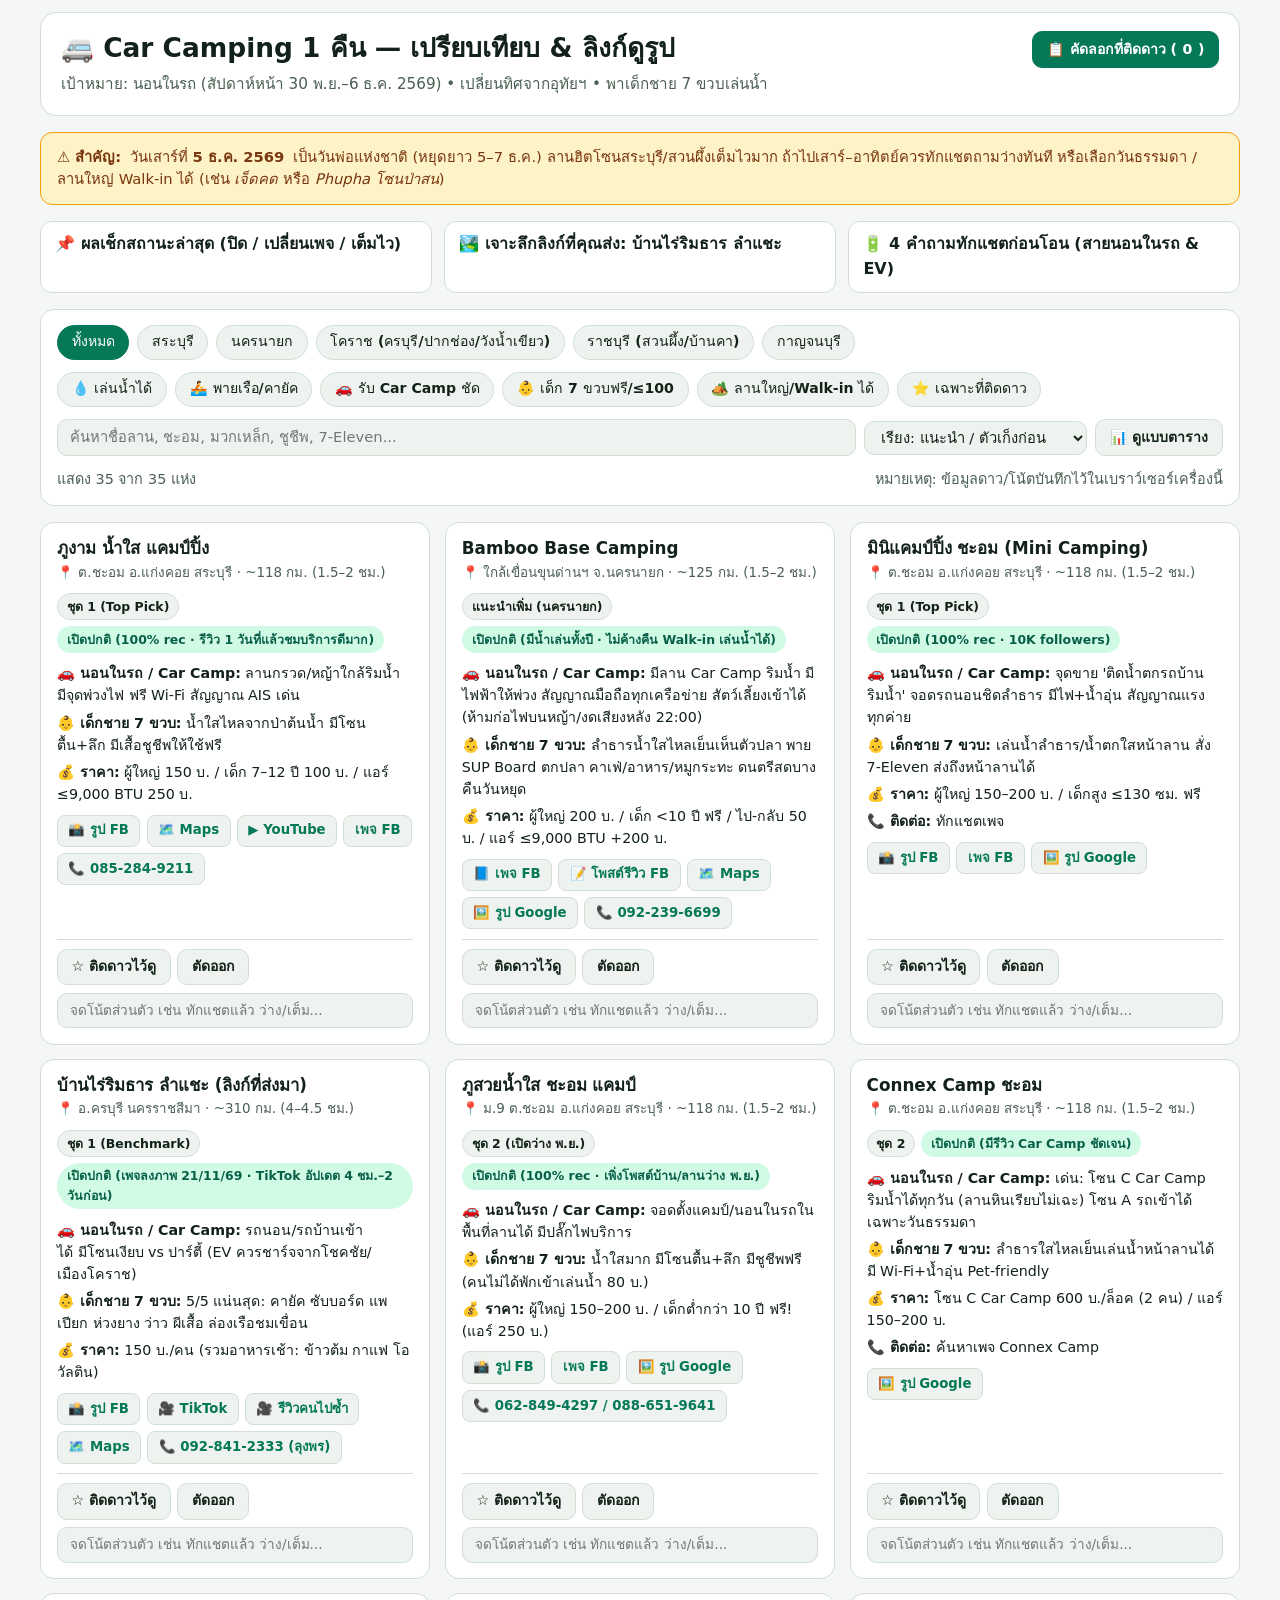
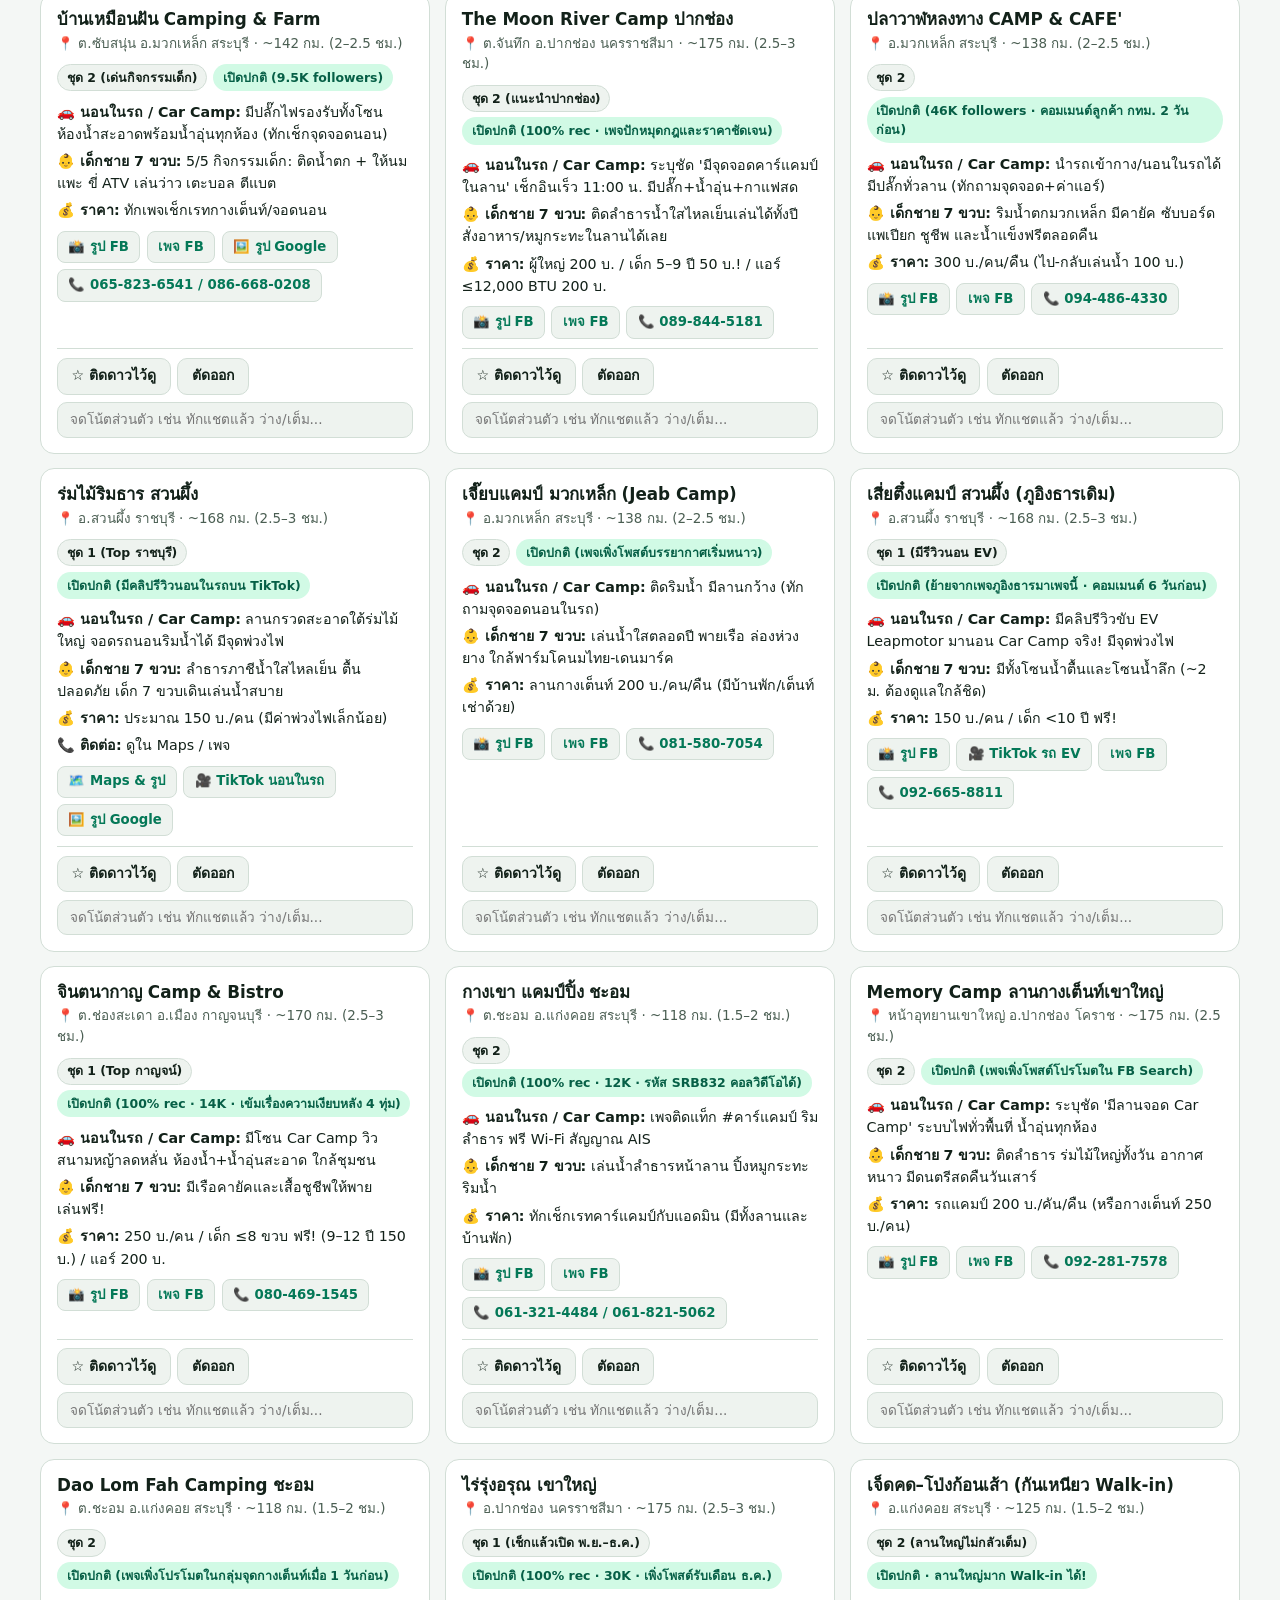
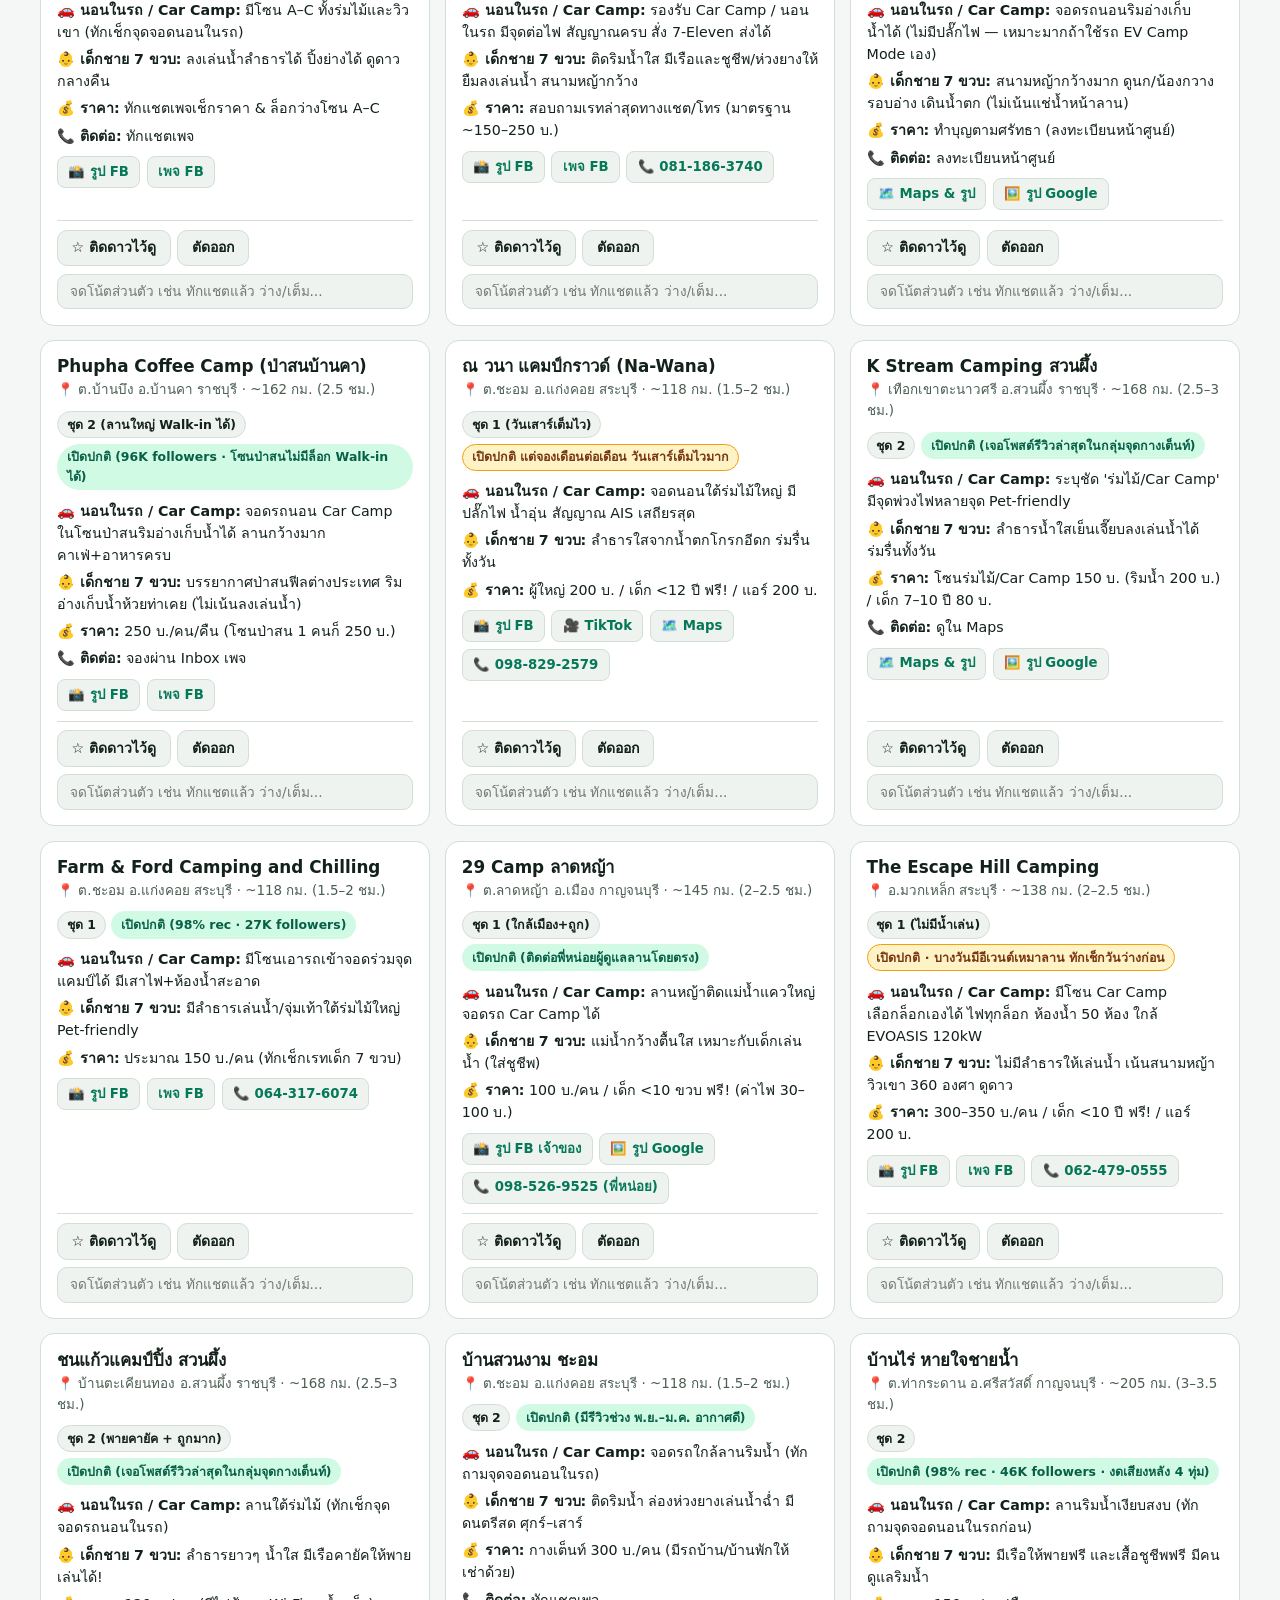
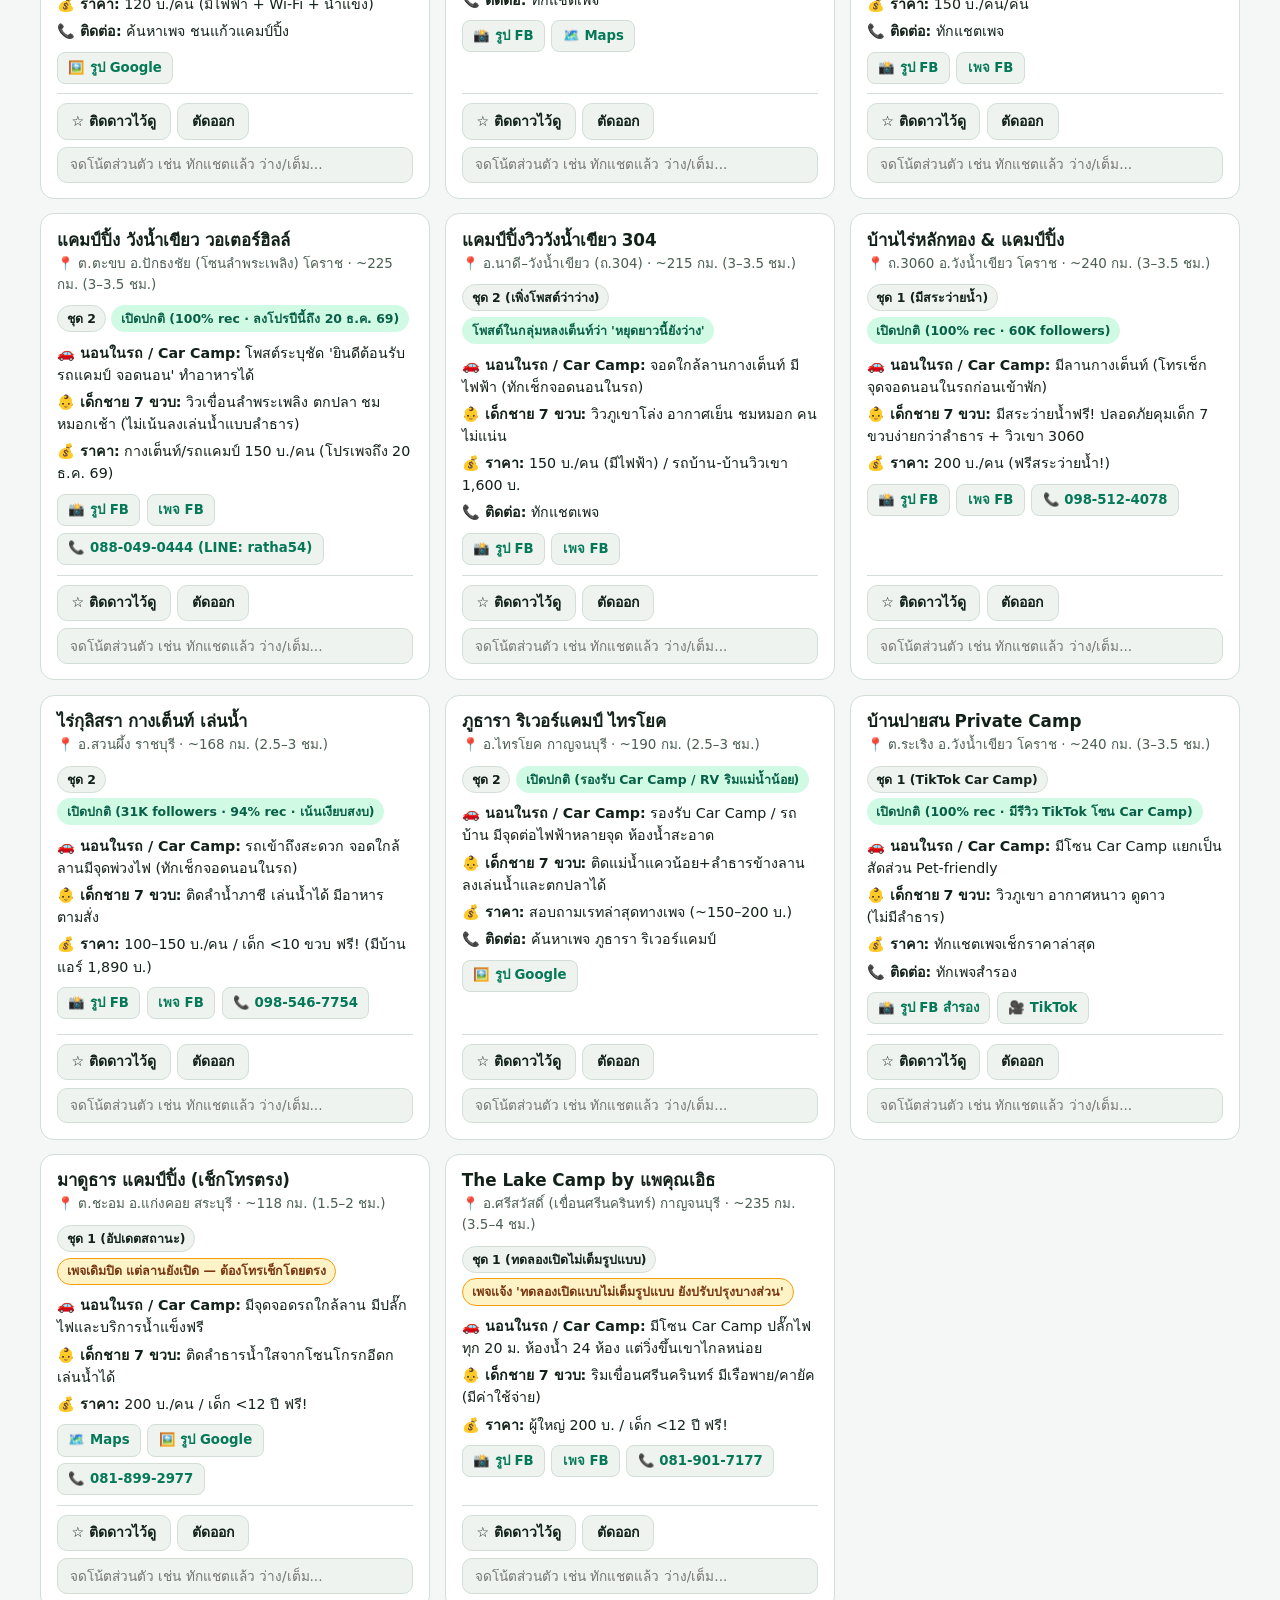
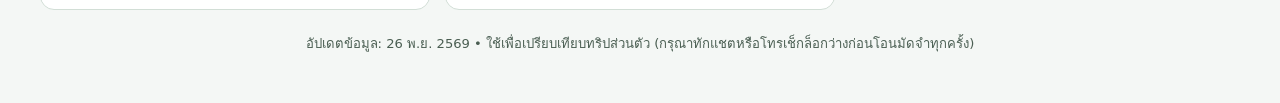
<file: review-dec2026/index.html>
<!DOCTYPE html>
<html lang="th">
<head>
  <meta charset="utf-8">
  <meta name="viewport" content="width=device-width, initial-scale=1, viewport-fit=cover">
  <meta name="color-scheme" content="light dark">
  <title>Car Camping 1 คืน (พ.ย.–ธ.ค. 2569) — เปรียบเทียบ &amp; ลิงก์ดูรูป</title>
  <style>
    :root {
      --target-size: 24px;

      /* Light tokens */
      --bg-light: #f4f7f5;
      --surface-light: #ffffff;
      --surface-alt-light: #eef3ef;
      --text-light: #122119;
      --text-muted-light: #4a5e52;
      --border-light: #d2ded6;
      --accent-light: #047857;
      --accent-text-light: #ffffff;
      --accent-soft-light: #d1fae5;
      --accent-soft-text-light: #065f46;
      --warn-bg-light: #fef3c7;
      --warn-border-light: #f59e0b;
      --warn-text-light: #78350f;
      --danger-bg-light: #fee2e2;
      --danger-text-light: #991b1b;
      --star-bg-light: #fef9c3;
      --star-border-light: #eab308;
      --star-text-light: #713f12;
      --scroll-track-light: #e5ece7;
      --scroll-thumb-light: #6b8073;

      /* Dark tokens */
      --bg-dark: #0c1410;
      --surface-dark: #15211b;
      --surface-alt-dark: #1d2d24;
      --text-dark: #e6f2eb;
      --text-muted-dark: #9cb5a6;
      --border-dark: #2c4034;
      --accent-dark: #34d399;
      --accent-text-dark: #052e1e;
      --accent-soft-dark: #064e3b;
      --accent-soft-text-dark: #a7f3d0;
      --warn-bg-dark: #3b2a0a;
      --warn-border-dark: #d97706;
      --warn-text-dark: #fde68a;
      --danger-bg-dark: #451518;
      --danger-text-dark: #fca5a5;
      --star-bg-dark: #3a3008;
      --star-border-dark: #ca8a04;
      --star-text-dark: #fef08a;
      --scroll-track-dark: #18251e;
      --scroll-thumb-dark: #5e7a69;

      /* Base light assignments */
      --bg: var(--bg-light);
      --surface: var(--surface-light);
      --surface-alt: var(--surface-alt-light);
      --text: var(--text-light);
      --text-muted: var(--text-muted-light);
      --border: var(--border-light);
      --accent: var(--accent-light);
      --accent-text: var(--accent-text-light);
      --accent-soft: var(--accent-soft-light);
      --accent-soft-text: var(--accent-soft-text-light);
      --warn-bg: var(--warn-bg-light);
      --warn-border: var(--warn-border-light);
      --warn-text: var(--warn-text-light);
      --danger-bg: var(--danger-bg-light);
      --danger-text: var(--danger-text-light);
      --star-bg: var(--star-bg-light);
      --star-border: var(--star-border-light);
      --star-text: var(--star-text-light);
      --scrollbar-track: var(--scroll-track-light);
      --scrollbar-thumb: var(--scroll-thumb-light);

      color-scheme: light dark;
      scrollbar-color: var(--scrollbar-thumb) var(--scrollbar-track);
    }

    @media (prefers-color-scheme: dark) {
      :root {
        --bg: var(--bg-dark);
        --surface: var(--surface-dark);
        --surface-alt: var(--surface-alt-dark);
        --text: var(--text-dark);
        --text-muted: var(--text-muted-dark);
        --border: var(--border-dark);
        --accent: var(--accent-dark);
        --accent-text: var(--accent-text-dark);
        --accent-soft: var(--accent-soft-dark);
        --accent-soft-text: var(--accent-soft-text-dark);
        --warn-bg: var(--warn-bg-dark);
        --warn-border: var(--warn-border-dark);
        --warn-text: var(--warn-text-dark);
        --danger-bg: var(--danger-bg-dark);
        --danger-text: var(--danger-text-dark);
        --star-bg: var(--star-bg-dark);
        --star-border: var(--star-border-dark);
        --star-text: var(--star-text-dark);
        --scrollbar-track: var(--scroll-track-dark);
        --scrollbar-thumb: var(--scroll-thumb-dark);
      }
    }

    @supports (color: light-dark(white, black)) {
      :root {
        --bg: light-dark(var(--bg-light), var(--bg-dark));
        --surface: light-dark(var(--surface-light), var(--surface-dark));
        --surface-alt: light-dark(var(--surface-alt-light), var(--surface-alt-dark));
        --text: light-dark(var(--text-light), var(--text-dark));
        --text-muted: light-dark(var(--text-muted-light), var(--text-muted-dark));
        --border: light-dark(var(--border-light), var(--border-dark));
        --accent: light-dark(var(--accent-light), var(--accent-dark));
        --accent-text: light-dark(var(--accent-text-light), var(--accent-text-dark));
        --accent-soft: light-dark(var(--accent-soft-light), var(--accent-soft-dark));
        --accent-soft-text: light-dark(var(--accent-soft-text-light), var(--accent-soft-text-dark));
        --warn-bg: light-dark(var(--warn-bg-light), var(--warn-bg-dark));
        --warn-border: light-dark(var(--warn-border-light), var(--warn-border-dark));
        --warn-text: light-dark(var(--warn-text-light), var(--warn-text-dark));
        --danger-bg: light-dark(var(--danger-bg-light), var(--danger-bg-dark));
        --danger-text: light-dark(var(--danger-text-light), var(--danger-text-dark));
        --star-bg: light-dark(var(--star-bg-light), var(--star-bg-dark));
        --star-border: light-dark(var(--star-border-light), var(--star-border-dark));
        --star-text: light-dark(var(--star-text-light), var(--star-text-dark));
        --scrollbar-track: light-dark(var(--scroll-track-light), var(--scroll-track-dark));
        --scrollbar-thumb: light-dark(var(--scroll-thumb-light), var(--scroll-thumb-dark));
      }
    }

    @media (pointer: coarse) {
      :root {
        --target-size: 44px;
      }
    }

    *, *::before, *::after {
      box-sizing: border-box;
    }

    html {
      accent-color: var(--accent);
      scroll-padding-top: calc(1rem + env(safe-area-inset-top, 0px));
    }

    body {
      margin: 0;
      font-family: system-ui, -apple-system, "Segoe UI", "Noto Sans Thai", "Sarabun", sans-serif;
      background-color: var(--bg);
      color: var(--text);
      line-height: 1.55;
      overflow-wrap: break-word;
      padding-block-start: max(0.75rem, env(safe-area-inset-top, 0px));
      padding-block-end: max(2.5rem, env(safe-area-inset-bottom, 0px));
      padding-inline-start: max(0.75rem, env(safe-area-inset-left, 0px));
      padding-inline-end: max(0.75rem, env(safe-area-inset-right, 0px));
    }

    h1, h2, h3 {
      text-wrap: balance;
      margin-block: 0 0.45rem;
      line-height: 1.3;
    }

    p, li {
      text-wrap: pretty;
    }

    :where(a, code) {
      overflow-wrap: anywhere;
    }

    a {
      color: var(--accent);
    }

    :where(button, select, textarea, input:not([type="checkbox"], [type="radio"]), [role="button"], nav a, label:has(input[type="checkbox"], input[type="radio"])) {
      min-block-size: var(--target-size);
      min-inline-size: var(--target-size);
    }

    :where([role="button"], nav a, label:has(input[type="checkbox"], input[type="radio"])) {
      display: inline-flex;
      align-items: center;
    }

    .container {
      max-inline-size: 1200px;
      margin-inline: auto;
      display: flex;
      flex-direction: column;
      gap: 1rem;
    }

    .hero {
      background: var(--surface);
      border: 1px solid var(--border);
      border-radius: 16px;
      padding: 1.15rem 1.25rem;
    }

    .hero-top {
      display: flex;
      flex-wrap: wrap;
      justify-content: space-between;
      align-items: flex-start;
      gap: 0.75rem;
    }

    .hero h1 {
      font-size: clamp(1.25rem, 2.5vw, 1.65rem);
    }

    .subtitle {
      margin: 0;
      color: var(--text-muted);
      font-size: 0.95rem;
    }

    .alert-banner {
      background: var(--warn-bg);
      border: 1px solid var(--warn-border);
      color: var(--warn-text);
      border-radius: 12px;
      padding: 0.8rem 1rem;
      font-size: 0.92rem;
    }

    .alert-banner strong {
      display: inline-block;
      margin-inline-end: 0.25rem;
    }

    .drawers {
      display: grid;
      grid-template-columns: repeat(auto-fit, minmax(min(100%, 290px), 1fr));
      gap: 0.75rem;
    }

    details.drawer {
      background: var(--surface);
      border: 1px solid var(--border);
      border-radius: 12px;
      padding: 0.65rem 0.9rem;
    }

    details.drawer summary {
      cursor: pointer;
      font-weight: 650;
      min-block-size: var(--target-size);
      display: flex;
      align-items: center;
      gap: 0.4rem;
      list-style-position: inside;
    }

    details.drawer .drawer-body {
      margin-block-start: 0.6rem;
      font-size: 0.9rem;
      color: var(--text);
      border-top: 1px solid var(--border);
      padding-block-start: 0.6rem;
    }

    details.drawer ul {
      margin: 0.35rem 0;
      padding-inline-start: 1.2rem;
    }

    details.drawer li + li {
      margin-block-start: 0.35rem;
    }

    .controls-panel {
      background: var(--surface);
      border: 1px solid var(--border);
      border-radius: 14px;
      padding: 0.9rem 1rem;
      display: flex;
      flex-direction: column;
      gap: 0.75rem;
    }

    .toolbar {
      display: flex;
      flex-wrap: wrap;
      gap: 0.5rem;
      align-items: center;
    }

    :where(.toolbar > :not(button, input, select, textarea, a, [role="button"], label)) {
      min-inline-size: 0;
    }

    .chip-btn {
      appearance: none;
      border: 1px solid var(--border);
      background: var(--surface-alt);
      color: var(--text);
      border-radius: 999px;
      padding: 0.35rem 0.85rem;
      font: inherit;
      font-size: 0.88rem;
      font-weight: 550;
      cursor: pointer;
      display: inline-flex;
      align-items: center;
      gap: 0.35rem;
    }

    .chip-btn[aria-pressed="true"] {
      background: var(--accent);
      color: var(--accent-text);
      border-color: var(--accent);
    }

    .chip-btn.star-filter[aria-pressed="true"] {
      background: var(--star-bg);
      color: var(--star-text);
      border-color: var(--star-border);
    }

    .search-input, .sort-select, .note-input {
      font: inherit;
      font-size: 0.92rem;
      color: var(--text);
      background: var(--surface-alt);
      border: 1px solid var(--border);
      border-radius: 10px;
      padding: 0.4rem 0.75rem;
    }

    .search-input {
      flex: 1 1 220px;
    }

    .action-btn {
      appearance: none;
      border: 1px solid var(--border);
      background: var(--surface-alt);
      color: var(--text);
      border-radius: 10px;
      padding: 0.4rem 0.85rem;
      font: inherit;
      font-size: 0.88rem;
      font-weight: 600;
      cursor: pointer;
      display: inline-flex;
      align-items: center;
      gap: 0.35rem;
    }

    .action-btn.primary {
      background: var(--accent);
      color: var(--accent-text);
      border-color: var(--accent);
    }

    .stats-bar {
      display: flex;
      flex-wrap: wrap;
      justify-content: space-between;
      align-items: center;
      gap: 0.5rem;
      font-size: 0.9rem;
      color: var(--text-muted);
    }

    .card-grid {
      display: grid;
      grid-template-columns: repeat(auto-fill, minmax(min(100%, 340px), 1fr));
      gap: 0.9rem;
    }

    .camp-card {
      background: var(--surface);
      border: 1px solid var(--border);
      border-radius: 14px;
      padding: 0.95rem 1rem;
      display: flex;
      flex-direction: column;
      gap: 0.6rem;
    }

    .camp-card.is-starred {
      border-color: var(--star-border);
      box-shadow: 0 0 0 1px var(--star-border);
    }

    .camp-card.is-rejected {
      opacity: 0.62;
    }

    .card-head {
      display: flex;
      justify-content: space-between;
      align-items: flex-start;
      gap: 0.5rem;
    }

    .card-title {
      font-size: 1.05rem;
      font-weight: 700;
      margin: 0;
    }

    .card-loc {
      font-size: 0.84rem;
      color: var(--text-muted);
      margin-block-start: 0.15rem;
    }

    .badge-row {
      display: flex;
      flex-wrap: wrap;
      gap: 0.35rem;
    }

    .badge {
      display: inline-flex;
      align-items: center;
      padding: 0.18rem 0.55rem;
      border-radius: 999px;
      font-size: 0.78rem;
      font-weight: 600;
      background: var(--surface-alt);
      border: 1px solid var(--border);
      color: var(--text);
    }

    .badge.open {
      background: var(--accent-soft);
      color: var(--accent-soft-text);
      border-color: transparent;
    }

    .badge.warn {
      background: var(--warn-bg);
      color: var(--warn-text);
      border-color: var(--warn-border);
    }

    .badge.danger {
      background: var(--danger-bg);
      color: var(--danger-text);
      border-color: transparent;
    }

    .card-specs {
      margin: 0;
      padding: 0;
      list-style: none;
      display: flex;
      flex-direction: column;
      gap: 0.32rem;
      font-size: 0.89rem;
    }

    .link-pills {
      display: flex;
      flex-wrap: wrap;
      gap: 0.4rem;
    }

    .link-pill {
      display: inline-flex;
      align-items: center;
      gap: 0.25rem;
      padding: 0.3rem 0.65rem;
      min-block-size: var(--target-size);
      border-radius: 8px;
      background: var(--surface-alt);
      border: 1px solid var(--border);
      color: var(--accent);
      text-decoration: none;
      font-size: 0.83rem;
      font-weight: 600;
    }

    .link-pill:hover {
      border-color: var(--accent);
    }

    .card-actions {
      margin-block-start: auto;
      padding-block-start: 0.55rem;
      border-top: 1px solid var(--border);
      display: flex;
      flex-direction: column;
      gap: 0.45rem;
    }

    .action-row {
      display: flex;
      flex-wrap: wrap;
      gap: 0.4rem;
      align-items: center;
    }

    .star-btn[aria-pressed="true"] {
      background: var(--star-bg);
      color: var(--star-text);
      border-color: var(--star-border);
    }

    .reject-btn[aria-pressed="true"] {
      background: var(--danger-bg);
      color: var(--danger-text);
      border-color: var(--danger-text);
    }

    .note-input {
      width: 100%;
      font-size: 0.85rem;
    }

    /* Responsive Table (modern-web-guidance: responsive-table) */
    .table-wrapper {
      overflow: auto;
      max-inline-size: 100%;
      max-block-size: min(75vh, 720px);
      container-type: inline-size;
      border: 1px solid var(--border);
      border-radius: 14px;
      background: var(--surface);
    }

    @supports not (scrollbar-color: auto) {
      .table-wrapper {
        scrollbar-width: auto;
      }
      .table-wrapper::-webkit-scrollbar {
        width: 12px;
        height: 12px;
      }
      .table-wrapper::-webkit-scrollbar-thumb {
        background: var(--scrollbar-thumb);
        border-radius: 6px;
      }
      .table-wrapper::-webkit-scrollbar-track {
        background: var(--scrollbar-track);
      }
    }

    table {
      width: 100%;
      border-collapse: separate;
      border-spacing: 0;
      font-size: 0.88rem;
      --label-2: "โซน / ระยะขับ";
      --label-3: "สถานะล่าสุด";
      --label-4: "Car Camp / นอนในรถ";
      --label-5: "กิจกรรมเด็ก 7 ขวบ";
      --label-6: "ราคา & ติดต่อ";
      --label-7: "ดูรูป / รีวิว / แผนที่";
    }

    caption {
      text-align: start;
      padding: 0.7rem 0.9rem;
      font-weight: 700;
      color: var(--text);
      background: var(--surface-alt);
      border-bottom: 1px solid var(--border);
    }

    thead {
      position: sticky;
      inset-block-start: 0;
      z-index: 2;
      background: var(--surface-alt);
    }

    th, td {
      padding: 0.65rem 0.75rem;
      border-bottom: 1px solid var(--border);
      border-inline-end: 1px solid var(--border);
      vertical-align: top;
      text-align: start;
    }

    thead th {
      font-weight: 700;
      white-space: nowrap;
      background: var(--surface-alt);
    }

    tbody th {
      position: sticky;
      inset-inline-start: 0;
      z-index: 1;
      background: var(--surface);
      font-weight: 700;
      min-inline-size: 165px;
    }

    @container (width < 700px) {
      table, thead, tbody, tr, th, td {
        display: block;
      }

      thead {
        display: none;
      }

      tr {
        margin-block-end: 0.9rem;
        border: 1px solid var(--border);
        border-radius: 12px;
        background: var(--surface);
      }

      tbody th {
        position: sticky;
        inset-block-start: 0;
        z-index: 2;
        background: var(--surface-alt);
        border-inline-end: none;
        border-radius: 12px 12px 0 0;
      }

      td {
        border-inline-end: none;
      }

      td:nth-child(2)::before { content: var(--label-2) ": "; font-weight: 700; color: var(--text-muted); }
      td:nth-child(3)::before { content: var(--label-3) ": "; font-weight: 700; color: var(--text-muted); }
      td:nth-child(4)::before { content: var(--label-4) ": "; font-weight: 700; color: var(--text-muted); }
      td:nth-child(5)::before { content: var(--label-5) ": "; font-weight: 700; color: var(--text-muted); }
      td:nth-child(6)::before { content: var(--label-6) ": "; font-weight: 700; color: var(--text-muted); }
      td:nth-child(7)::before { content: var(--label-7) ": "; font-weight: 700; color: var(--text-muted); }
    }

    .hidden {
      display: none;
    }

    .toast {
      position: fixed;
      inset-block-end: max(1rem, env(safe-area-inset-bottom, 0px));
      inset-inline-start: 50%;
      transform: translateX(-50%);
      background: var(--accent);
      color: var(--accent-text);
      padding: 0.55rem 1rem;
      border-radius: 999px;
      font-size: 0.88rem;
      font-weight: 650;
      box-shadow: 0 6px 20px rgba(0, 0, 0, 0.25);
      z-index: 50;
    }

    footer {
      text-align: center;
      font-size: 0.82rem;
      color: var(--text-muted);
      padding-block: 0.5rem;
    }
  </style>
</head>
<body>
  <main class="container">
    <header class="hero">
      <div class="hero-top">
        <div>
          <h1>🚐 Car Camping 1 คืน — เปรียบเทียบ &amp; ลิงก์ดูรูป</h1>
          <p class="subtitle">เป้าหมาย: นอนในรถ (สัปดาห์หน้า 30 พ.ย.–6 ธ.ค. 2569) • เปลี่ยนทิศจากอุทัยฯ • พาเด็กชาย 7 ขวบเล่นน้ำ</p>
        </div>
        <div class="toolbar">
          <button type="button" class="action-btn primary" id="copy-shortlist-btn">📋 คัดลอกที่ติดดาว (<span id="star-count">0</span>)</button>
        </div>
      </div>
    </header>

    <section class="alert-banner" aria-label="คำเตือนวันหยุดยาว">
      <strong>⚠️ สำคัญ:</strong> วันเสาร์ที่ <strong>5 ธ.ค. 2569</strong> เป็นวันพ่อแห่งชาติ (หยุดยาว 5–7 ธ.ค.) ลานฮิตโซนสระบุรี/สวนผึ้งเต็มไวมาก ถ้าไปเสาร์–อาทิตย์ควรทักแชตถามว่างทันที หรือเลือกวันธรรมดา / ลานใหญ่ Walk-in ได้ (เช่น <em>เจ็ดคด</em> หรือ <em>Phupha โซนป่าสน</em>)
    </section>

    <section class="drawers" aria-label="ข้อมูลอ้างอิงสำคัญ">
      <details class="drawer">
        <summary>📌 ผลเช็กสถานะล่าสุด (ปิด / เปลี่ยนเพจ / เต็มไว)</summary>
        <div class="drawer-body">
          <ul>
            <li><strong>มาดูธาร แคมป์ปิ้ง (ชะอม):</strong> เพจ FB เดิมเข้าไม่ได้แล้ว แต่ลานยังเปิดปกติ โทรตรง <a href="tel:0818992977">081-899-2977</a></li>
            <li><strong>เสี่ยตึ๋งแคมป์ (สวนผึ้ง):</strong> เพจเดิม <em>ภูอิงธาร</em> ถูกปิด ย้ายมาเปิดต่อในชื่อ <em>เสี่ยตึ๋งแคมป์</em> ที่เดิมปกติ</li>
            <li><strong>ณ วนา (ชะอม):</strong> เปิดจองเดือนต่อเดือนทุกวันที่ 16 วันเสาร์มักเต็มไวมาก</li>
            <li><strong>The Lake Camp (ศรีสวัสดิ์):</strong> เพจประกาศช่วงนี้ทดลองเปิดแบบไม่เต็มรูปแบบ ปรับปรุงบางส่วน</li>
            <li><strong>ไร่รวยริน (วังน้ำเขียว):</strong> ปิดบริการถาวรตั้งแต่ พ.ย. 2567</li>
            <li><strong>P&amp;N Valley Camp (มวกเหล็ก):</strong> กฎลานนกยูงไม่รับรถ EV ชาร์จไฟในลาน (ปรับ 3,000 บ.)</li>
            <li><strong>ไร่ลำภูทอง (มวกเหล็ก):</strong> ไม่มีลำธารเล่นน้ำ + ไม่มีสัญญาณมือถือทุกค่าย + มีทางลูกรัง</li>
          </ul>
        </div>
      </details>

      <details class="drawer">
        <summary>🏞️ เจาะลึกลิงก์ที่คุณส่ง: บ้านไร่ริมธาร ลำแชะ</summary>
        <div class="drawer-body">
          <p>ลิงก์ <a href="https://www.facebook.com/share/p/1DNpFuXbjk/" target="_blank" rel="noopener">โพสต์กลุ่มจุดกางเต็นท์</a> มีเพจ <strong>บ้านไร่ริมธาร ลำแชะ</strong> มาตอบล่าสุด (อัปเดตภาพล่าสุด 21/11/69 และ TikTok <code>@lamchae27</code>):</p>
          <ul>
            <li><strong>จุดเด่นเด็ก 7 ขวบ:</strong> กิจกรรมแน่นสุด! เล่นน้ำ พายคายัค ซับบอร์ด เรือยาง แพเปียก ดูผีเสื้อ วิ่งว่าว ล่องเรือชมเขื่อน ฟรีอาหารเช้า (150 บ./คน)</li>
            <li><strong>ข้อสังเกต 1 คืน:</strong> ขับจากนนทบุรี/กทม. ~300–320 กม. (4–4.5 ชม./เที่ยว) และตู้ EV DC Fast Charge ควรชาร์จตั้งแต่ อ.โชคชัย หรือตัวเมืองโคราช</li>
          </ul>
        </div>
      </details>

      <details class="drawer">
        <summary>🔋 4 คำถามทักแชตก่อนโอน (สายนอนในรถ &amp; EV)</summary>
        <div class="drawer-body">
          <ul>
            <li><strong>1. จอดรถนอนโซนไหน:</strong> ถามชัดว่าวันเข้าพัก (ธรรมดา vs หยุดยาว) นำรถจอดริมน้ำได้ไหม (บางลานเช่นสวนผึ้งให้จอดริมน้ำเฉพาะ จ–ศ)</li>
            <li><strong>2. ถ้านอนเปิดแอร์ EV (Camp Mode):</strong> แจ้งลานตรงๆ ว่าใช้แบตรถเอง 100% ไม่เสียบชาร์จไฟลาน เพื่อไม่ให้ชนกฎห้ามชาร์จ EV ของบางลาน (ถ้าต่อไฟใช้แอร์เคลื่อนที่ เตรียมปลั๊กพ่วง 15–20 ม.)</li>
            <li><strong>3. เด็ก 7 ขวบ &amp; น้ำ:</strong> เช็กเรทเด็ก 7 ขวบและระดับน้ำล่าสุดก่อนเดินทาง</li>
            <li><strong>4. กันเพจปลอม:</strong> ตรวจชื่อบัญชีให้ตรงหน้าเพจหลักหรือขอวิดีโอคอลดูสถานที่จริง</li>
          </ul>
        </div>
      </details>
    </section>

    <section class="controls-panel" aria-label="ตัวกรองและค้นหา">
      <div class="toolbar" role="group" aria-label="เลือกโซนจังหวัด">
        <button type="button" class="chip-btn" data-region="all" aria-pressed="true">ทั้งหมด</button>
        <button type="button" class="chip-btn" data-region="saraburi" aria-pressed="false">สระบุรี</button>
        <button type="button" class="chip-btn" data-region="nakhonnayok" aria-pressed="false">นครนายก</button>
        <button type="button" class="chip-btn" data-region="korat" aria-pressed="false">โคราช (ครบุรี/ปากช่อง/วังน้ำเขียว)</button>
        <button type="button" class="chip-btn" data-region="ratchaburi" aria-pressed="false">ราชบุรี (สวนผึ้ง/บ้านคา)</button>
        <button type="button" class="chip-btn" data-region="kanchanaburi" aria-pressed="false">กาญจนบุรี</button>
      </div>

      <div class="toolbar" role="group" aria-label="ตัวกรองคุณสมบัติ">
        <button type="button" class="chip-btn" data-tag="water" aria-pressed="false">💧 เล่นน้ำได้</button>
        <button type="button" class="chip-btn" data-tag="boat" aria-pressed="false">🚣 พายเรือ/คายัค</button>
        <button type="button" class="chip-btn" data-tag="carcamp" aria-pressed="false">🚗 รับ Car Camp ชัด</button>
        <button type="button" class="chip-btn" data-tag="kidfree" aria-pressed="false">👶 เด็ก 7 ขวบฟรี/≤100</button>
        <button type="button" class="chip-btn" data-tag="walkin" aria-pressed="false">🏕️ ลานใหญ่/Walk-in ได้</button>
        <button type="button" class="chip-btn star-filter" data-tag="starred" aria-pressed="false">⭐ เฉพาะที่ติดดาว</button>
      </div>

      <div class="toolbar">
        <input type="search" id="search-input" class="search-input" placeholder="ค้นหาชื่อลาน, ชะอม, มวกเหล็ก, ชูชีพ, 7-Eleven..." aria-label="ค้นหาลานแคมป์ปิ้ง">
        <select id="sort-select" class="sort-select" aria-label="เรียงลำดับ">
          <option value="featured">เรียง: แนะนำ / ตัวเก็งก่อน</option>
          <option value="drive">เรียง: ขับใกล้สุดก่อน</option>
          <option value="price">เรียง: ราคาผู้ใหญ่ถูกสุดก่อน</option>
        </select>
        <button type="button" class="action-btn" id="view-toggle-btn" aria-pressed="false">📊 ดูแบบตาราง</button>
      </div>

      <div class="stats-bar">
        <span id="result-count">กำลังโหลด...</span>
        <span>หมายเหตุ: ข้อมูลดาว/โน้ตบันทึกไว้ในเบราว์เซอร์เครื่องนี้</span>
      </div>
    </section>

    <section id="cards-view" class="card-grid" aria-label="รายการลาน Car Camping"></section>

    <section id="table-view" class="hidden" aria-label="ตารางเปรียบเทียบลาน Car Camping">
      <div tabindex="0" role="region" aria-labelledby="comparison-caption" class="table-wrapper">
        <table>
          <caption id="comparison-caption">ตารางเปรียบเทียบลาน Car Camping (เลื่อนซ้าย–ขวาบนจอเล็กได้ หรือสลับดูแบบการ์ด)</caption>
          <thead>
            <tr>
              <th scope="col">ชื่อลาน &amp; สถานะ</th>
              <th scope="col">โซน / ระยะขับ</th>
              <th scope="col">สถานะล่าสุด</th>
              <th scope="col">Car Camp / นอนในรถ</th>
              <th scope="col">กิจกรรมเด็ก 7 ขวบ</th>
              <th scope="col">ราคา &amp; ติดต่อ</th>
              <th scope="col">ดูรูป / รีวิว / แผนที่</th>
            </tr>
          </thead>
          <tbody id="table-body"></tbody>
        </table>
      </div>
    </section>

    <footer>
      อัปเดตข้อมูล: 26 พ.ย. 2569 • ใช้เพื่อเปรียบเทียบทริปส่วนตัว (กรุณาทักแชตหรือโทรเช็กล็อกว่างก่อนโอนมัดจำทุกครั้ง)
    </footer>
  </main>

  <div id="toast" class="toast hidden" role="status" aria-live="polite"></div>

  <script>
    const CAMPS = [
      {
        id: "phungam",
        name: "ภูงาม น้ำใส แคมป์ปิ้ง",
        batch: "ชุด 1 (Top Pick)",
        region: "saraburi",
        regionLabel: "ต.ชะอม อ.แก่งคอย สระบุรี",
        distKm: 118,
        driveTime: "1.5–2 ชม.",
        priceNum: 150,
        priceText: "ผู้ใหญ่ 150 บ. / เด็ก 7–12 ปี 100 บ. / แอร์ ≤9,000 BTU 250 บ.",
        statusType: "open",
        statusText: "เปิดปกติ (100% rec · รีวิว 1 วันที่แล้วชมบริการดีมาก)",
        carCamp: "ลานกรวด/หญ้าใกล้ริมน้ำ มีจุดพ่วงไฟ ฟรี Wi-Fi สัญญาณ AIS เด่น",
        kids: "น้ำใสไหลจากป่าต้นน้ำ มีโซนตื้น+ลึก มีเสื้อชูชีพให้ใช้ฟรี",
        phone: "0852849211",
        phoneDisplay: "085-284-9211",
        tags: ["water", "carcamp", "kidfree"],
        featuredRank: 1,
        links: [
          { label: "📸 รูป FB", url: "https://www.facebook.com/profile.php?id=61574951787039&sk=photos" },
          { label: "🗺️ Maps", url: "https://maps.app.goo.gl/sYtFJSgQR7oAqi5u5" },
          { label: "▶️ YouTube", url: "https://youtu.be/2r0t8QfrWKs" },
          { label: "เพจ FB", url: "https://www.facebook.com/profile.php?id=61574951787039" }
        ]
      },
      {
        id: "bamboo_base",
        name: "Bamboo Base Camping",
        batch: "แนะนำเพิ่ม (นครนายก)",
        region: "nakhonnayok",
        regionLabel: "ใกล้เขื่อนขุนด่านฯ จ.นครนายก",
        distKm: 125,
        driveTime: "1.5–2 ชม.",
        priceNum: 200,
        priceText: "ผู้ใหญ่ 200 บ. / เด็ก <10 ปี ฟรี / ไป-กลับ 50 บ. / แอร์ ≤9,000 BTU +200 บ.",
        statusType: "open",
        statusText: "เปิดปกติ (มีน้ำเล่นทั้งปี · ไม่ค้างคืน Walk-in เล่นน้ำได้)",
        carCamp: "มีลาน Car Camp ริมน้ำ มีไฟฟ้าให้พ่วง สัญญาณมือถือทุกเครือข่าย สัตว์เลี้ยงเข้าได้ (ห้ามก่อไฟบนหญ้า/งดเสียงหลัง 22:00)",
        kids: "ลำธารน้ำใสไหลเย็นเห็นตัวปลา พาย SUP Board ตกปลา คาเฟ่/อาหาร/หมูกระทะ ดนตรีสดบางคืนวันหยุด",
        phone: "0922396699",
        phoneDisplay: "092-239-6699",
        tags: ["water", "boat", "carcamp", "kidfree"],
        featuredRank: 2,
        links: [
          { label: "📘 เพจ FB", url: "https://www.facebook.com/share/16sYGMDsaL/?mibextid=wwXIfr" },
          { label: "📝 โพสต์รีวิว FB", url: "https://www.facebook.com/share/1KUFbapdXC/" },
          { label: "🗺️ Maps", url: "https://maps.app.goo.gl/CmbwbjMf2ZGwBL3K9" },
          { label: "🖼️ รูป Google", url: "https://www.google.com/search?tbm=isch&q=Bamboo+Base+Camping+%E0%B8%99%E0%B8%84%E0%B8%A3%E0%B8%99%E0%B8%B2%E0%B8%A2%E0%B8%81" }
        ]
      },
      {
        id: "minicamping",
        name: "มินิแคมป์ปิ้ง ชะอม (Mini Camping)",
        batch: "ชุด 1 (Top Pick)",
        region: "saraburi",
        regionLabel: "ต.ชะอม อ.แก่งคอย สระบุรี",
        distKm: 118,
        driveTime: "1.5–2 ชม.",
        priceNum: 150,
        priceText: "ผู้ใหญ่ 150–200 บ. / เด็กสูง ≤130 ซม. ฟรี",
        statusType: "open",
        statusText: "เปิดปกติ (100% rec · 10K followers)",
        carCamp: "จุดขาย 'ติดน้ำตกรถบ้านริมน้ำ' จอดรถนอนชิดลำธาร มีไฟ+น้ำอุ่น สัญญาณแรงทุกค่าย",
        kids: "เล่นน้ำลำธาร/น้ำตกใสหน้าลาน สั่ง 7-Eleven ส่งถึงหน้าลานได้",
        phone: "",
        phoneDisplay: "ทักแชตเพจ",
        tags: ["water", "carcamp", "kidfree"],
        featuredRank: 2,
        links: [
          { label: "📸 รูป FB", url: "https://www.facebook.com/profile.php?id=61566338681337&sk=photos" },
          { label: "เพจ FB", url: "https://www.facebook.com/profile.php?id=61566338681337" },
          { label: "🖼️ รูป Google", url: "https://www.google.com/search?tbm=isch&q=%E0%B8%A1%E0%B8%B4%E0%B8%99%E0%B8%B4%E0%B9%81%E0%B8%84%E0%B8%A1%E0%B8%9B%E0%B9%8C%E0%B8%9B%E0%B8%B4%E0%B9%89%E0%B8%87+%E0%B8%8A%E0%B8%B0%E0%B8%AD%E0%B8%A1+%E0%B8%AA%E0%B8%A3%E0%B8%B0%E0%B8%9A%E0%B8%B8%E0%B8%A3%E0%B8%B5" }
        ]
      },
      {
        id: "banrai_lamchae",
        name: "บ้านไร่ริมธาร ลำแชะ (ลิงก์ที่ส่งมา)",
        batch: "ชุด 1 (Benchmark)",
        region: "korat",
        regionLabel: "อ.ครบุรี นครราชสีมา",
        distKm: 310,
        driveTime: "4–4.5 ชม.",
        priceNum: 150,
        priceText: "150 บ./คน (รวมอาหารเช้า: ข้าวต้ม กาแฟ โอวัลติน)",
        statusType: "open",
        statusText: "เปิดปกติ (เพจลงภาพ 21/11/69 · TikTok อัปเดต 4 ชม.–2 วันก่อน)",
        carCamp: "รถนอน/รถบ้านเข้าได้ มีโซนเงียบ vs ปาร์ตี้ (EV ควรชาร์จจากโชคชัย/เมืองโคราช)",
        kids: "5/5 แน่นสุด: คายัค ซับบอร์ด แพเปียก ห่วงยาง ว่าว ผีเสื้อ ล่องเรือชมเขื่อน",
        phone: "0928412333",
        phoneDisplay: "092-841-2333 (ลุงพร)",
        tags: ["water", "boat", "carcamp", "walkin"],
        featuredRank: 3,
        links: [
          { label: "📸 รูป FB", url: "https://www.facebook.com/banri.rim.thar.la.ch.a/photos" },
          { label: "🎥 TikTok", url: "https://www.tiktok.com/@lamchae27/video/7711339335261506817" },
          { label: "🎥 รีวิวคนไปซ้ำ", url: "https://www.tiktok.com/@meen3107/video/7710899870097214727" },
          { label: "🗺️ Maps", url: "https://share.google/ju1A49RssQ3HAI9dW" }
        ]
      },
      {
        id: "phusueynamisai",
        name: "ภูสวยน้ำใส ชะอม แคมป์",
        batch: "ชุด 2 (เปิดว่าง พ.ย.)",
        region: "saraburi",
        regionLabel: "ม.9 ต.ชะอม อ.แก่งคอย สระบุรี",
        distKm: 118,
        driveTime: "1.5–2 ชม.",
        priceNum: 150,
        priceText: "ผู้ใหญ่ 150–200 บ. / เด็กต่ำกว่า 10 ปี ฟรี! (แอร์ 250 บ.)",
        statusType: "open",
        statusText: "เปิดปกติ (100% rec · เพิ่งโพสต์บ้าน/ลานว่าง พ.ย.)",
        carCamp: "จอดตั้งแคมป์/นอนในรถในพื้นที่ลานได้ มีปลั๊กไฟบริการ",
        kids: "น้ำใสมาก มีโซนตื้น+ลึก มีชูชีพฟรี (คนไม่ได้พักเข้าเล่นน้ำ 80 บ.)",
        phone: "0628494297",
        phoneDisplay: "062-849-4297 / 088-651-9641",
        tags: ["water", "carcamp", "kidfree"],
        featuredRank: 4,
        links: [
          { label: "📸 รูป FB", url: "https://www.facebook.com/profile.php?id=61568531506278&sk=photos" },
          { label: "เพจ FB", url: "https://www.facebook.com/profile.php?id=61568531506278" },
          { label: "🖼️ รูป Google", url: "https://www.google.com/search?tbm=isch&q=%E0%B8%A0%E0%B8%B9%E0%B8%AA%E0%B8%A7%E0%B8%A2%E0%B8%99%E0%B9%89%E0%B8%B3%E0%B9%83%E0%B8%AA+%E0%B8%8A%E0%B8%B0%E0%B8%AD%E0%B8%A1+%E0%B9%81%E0%B8%84%E0%B8%A1%E0%B8%9B%E0%B9%8C" }
        ]
      },
      {
        id: "connex",
        name: "Connex Camp ชะอม",
        batch: "ชุด 2",
        region: "saraburi",
        regionLabel: "ต.ชะอม อ.แก่งคอย สระบุรี",
        distKm: 118,
        driveTime: "1.5–2 ชม.",
        priceNum: 300,
        priceText: "โซน C Car Camp 600 บ./ล็อค (2 คน) / แอร์ 150–200 บ.",
        statusType: "open",
        statusText: "เปิดปกติ (มีรีวิว Car Camp ชัดเจน)",
        carCamp: "เด่น: โซน C Car Camp ริมน้ำได้ทุกวัน (ลานหินเรียบไม่เฉะ) โซน A รถเข้าได้เฉพาะวันธรรมดา",
        kids: "ลำธารใสไหลเย็นเล่นน้ำหน้าลานได้ มี Wi-Fi+น้ำอุ่น Pet-friendly",
        phone: "",
        phoneDisplay: "ค้นหาเพจ Connex Camp",
        tags: ["water", "carcamp"],
        featuredRank: 5,
        links: [
          { label: "🖼️ รูป Google", url: "https://www.google.com/search?tbm=isch&q=Connex+Camp+%E0%B8%8A%E0%B8%B0%E0%B8%AD%E0%B8%A1+%E0%B8%AA%E0%B8%A3%E0%B8%B0%E0%B8%9A%E0%B8%B8%E0%B8%A3%E0%B8%B5" }
        ]
      },
      {
        id: "baanmuanfan",
        name: "บ้านเหมือนฝัน Camping & Farm",
        batch: "ชุด 2 (เด่นกิจกรรมเด็ก)",
        region: "saraburi",
        regionLabel: "ต.ซับสนุ่น อ.มวกเหล็ก สระบุรี",
        distKm: 142,
        driveTime: "2–2.5 ชม.",
        priceNum: 200,
        priceText: "ทักเพจเช็กเรทกางเต็นท์/จอดนอน",
        statusType: "open",
        statusText: "เปิดปกติ (9.5K followers)",
        carCamp: "มีปลั๊กไฟรองรับทั้งโซน ห้องน้ำสะอาดพร้อมน้ำอุ่นทุกห้อง (ทักเช็กจุดจอดนอน)",
        kids: "5/5 กิจกรรมเด็ก: ติดน้ำตก + ให้นมแพะ ขี่ ATV เล่นว่าว เตะบอล ตีแบต",
        phone: "0658236541",
        phoneDisplay: "065-823-6541 / 086-668-0208",
        tags: ["water"],
        featuredRank: 6,
        links: [
          { label: "📸 รูป FB", url: "https://www.facebook.com/profile.php?id=61551055632707&sk=photos" },
          { label: "เพจ FB", url: "https://www.facebook.com/profile.php?id=61551055632707" },
          { label: "🖼️ รูป Google", url: "https://www.google.com/search?tbm=isch&q=%E0%B8%9A%E0%B9%89%E0%B8%B2%E0%B8%99%E0%B9%80%E0%B8%AB%E0%B8%A1%E0%B8%B7%E0%B8%AD%E0%B8%99%E0%B8%9D%E0%B8%B1%E0%B8%99+Camping+%26+farm+%E0%B8%A1%E0%B8%A7%E0%B8%81%E0%B9%80%E0%B8%AB%E0%B8%A5%E0%B9%87%E0%B8%81" }
        ]
      },
      {
        id: "plawhale",
        name: "ปลาวาฬหลงทาง CAMP & CAFE'",
        batch: "ชุด 2",
        region: "saraburi",
        regionLabel: "อ.มวกเหล็ก สระบุรี",
        distKm: 138,
        driveTime: "2–2.5 ชม.",
        priceNum: 300,
        priceText: "300 บ./คน/คืน (ไป-กลับเล่นน้ำ 100 บ.)",
        statusType: "open",
        statusText: "เปิดปกติ (46K followers · คอมเมนต์ลูกค้า กทม. 2 วันก่อน)",
        carCamp: "นำรถเข้ากาง/นอนในรถได้ มีปลั๊กทั่วลาน (ทักถามจุดจอด+ค่าแอร์)",
        kids: "ริมน้ำตกมวกเหล็ก มีคายัค ซับบอร์ด แพเปียก ชูชีพ และน้ำแข็งฟรีตลอดคืน",
        phone: "0944864330",
        phoneDisplay: "094-486-4330",
        tags: ["water", "boat", "carcamp"],
        featuredRank: 7,
        links: [
          { label: "📸 รูป FB", url: "https://www.facebook.com/PLAWHALEHLONGTANG/photos" },
          { label: "เพจ FB", url: "https://www.facebook.com/PLAWHALEHLONGTANG" }
        ]
      },
      {
        id: "jeabcamp",
        name: "เจี๊ยบแคมป์ มวกเหล็ก (Jeab Camp)",
        batch: "ชุด 2",
        region: "saraburi",
        regionLabel: "อ.มวกเหล็ก สระบุรี",
        distKm: 138,
        driveTime: "2–2.5 ชม.",
        priceNum: 200,
        priceText: "ลานกางเต็นท์ 200 บ./คน/คืน (มีบ้านพัก/เต็นท์เช่าด้วย)",
        statusType: "open",
        statusText: "เปิดปกติ (เพจเพิ่งโพสต์บรรยากาศเริ่มหนาว)",
        carCamp: "ติดริมน้ำ มีลานกว้าง (ทักถามจุดจอดนอนในรถ)",
        kids: "เล่นน้ำใสตลอดปี พายเรือ ล่องห่วงยาง ใกล้ฟาร์มโคนมไทย-เดนมาร์ค",
        phone: "0815807054",
        phoneDisplay: "081-580-7054",
        tags: ["water", "boat"],
        featuredRank: 8,
        links: [
          { label: "📸 รูป FB", url: "https://www.facebook.com/JeabCampTH/photos" },
          { label: "เพจ FB", url: "https://www.facebook.com/JeabCampTH" }
        ]
      },
      {
        id: "kangkhao",
        name: "กางเขา แคมป์ปิ้ง ชะอม",
        batch: "ชุด 2",
        region: "saraburi",
        regionLabel: "ต.ชะอม อ.แก่งคอย สระบุรี",
        distKm: 118,
        driveTime: "1.5–2 ชม.",
        priceNum: 200,
        priceText: "ทักเช็กเรทคาร์แคมป์กับแอดมิน (มีทั้งลานและบ้านพัก)",
        statusType: "open",
        statusText: "เปิดปกติ (100% rec · 12K · รหัส SRB832 คอลวิดีโอได้)",
        carCamp: "เพจติดแท็ก #คาร์แคมป์ ริมลำธาร ฟรี Wi-Fi สัญญาณ AIS",
        kids: "เล่นน้ำลำธารหน้าลาน ปิ้งหมูกระทะริมน้ำ",
        phone: "0613214484",
        phoneDisplay: "061-321-4484 / 061-821-5062",
        tags: ["water", "carcamp"],
        featuredRank: 9,
        links: [
          { label: "📸 รูป FB", url: "https://www.facebook.com/Kangkhao.camping/photos" },
          { label: "เพจ FB", url: "https://www.facebook.com/Kangkhao.camping" }
        ]
      },
      {
        id: "daolomfah",
        name: "Dao Lom Fah Camping ชะอม",
        batch: "ชุด 2",
        region: "saraburi",
        regionLabel: "ต.ชะอม อ.แก่งคอย สระบุรี",
        distKm: 118,
        driveTime: "1.5–2 ชม.",
        priceNum: 200,
        priceText: "ทักแชตเพจเช็กราคา & ล็อกว่างโซน A–C",
        statusType: "open",
        statusText: "เปิดปกติ (เพจเพิ่งโปรโมตในกลุ่มจุดกางเต็นท์เมื่อ 1 วันก่อน)",
        carCamp: "มีโซน A–C ทั้งร่มไม้และวิวเขา (ทักเช็กจุดจอดนอนในรถ)",
        kids: "ลงเล่นน้ำลำธารได้ ปิ้งย่างได้ ดูดาวกลางคืน",
        phone: "",
        phoneDisplay: "ทักแชตเพจ",
        tags: ["water"],
        featuredRank: 10,
        links: [
          { label: "📸 รูป FB", url: "https://www.facebook.com/profile.php?id=61573521102716&sk=photos" },
          { label: "เพจ FB", url: "https://www.facebook.com/profile.php?id=61573521102716" }
        ]
      },
      {
        id: "chetkot",
        name: "เจ็ดคด–โป่งก้อนเส้า (กันเหนียว Walk-in)",
        batch: "ชุด 2 (ลานใหญ่ไม่กลัวเต็ม)",
        region: "saraburi",
        regionLabel: "อ.แก่งคอย สระบุรี",
        distKm: 125,
        driveTime: "1.5–2 ชม.",
        priceNum: 50,
        priceText: "ทำบุญตามศรัทธา (ลงทะเบียนหน้าศูนย์)",
        statusType: "open",
        statusText: "เปิดปกติ · ลานใหญ่มาก Walk-in ได้!",
        carCamp: "จอดรถนอนริมอ่างเก็บน้ำได้ (ไม่มีปลั๊กไฟ — เหมาะมากถ้าใช้รถ EV Camp Mode เอง)",
        kids: "สนามหญ้ากว้างมาก ดูนก/น้องกวางรอบอ่าง เดินน้ำตก (ไม่เน้นแช่น้ำหน้าลาน)",
        phone: "",
        phoneDisplay: "ลงทะเบียนหน้าศูนย์",
        tags: ["carcamp", "kidfree", "walkin"],
        featuredRank: 11,
        links: [
          { label: "🗺️ Maps & รูป", url: "https://maps.app.goo.gl/k4QtQB2KcMNheKqK6" },
          { label: "🖼️ รูป Google", url: "https://www.google.com/search?tbm=isch&q=%E0%B9%80%E0%B8%88%E0%B9%87%E0%B8%94%E0%B8%84%E0%B8%94+%E0%B9%82%E0%B8%9B%E0%B9%88%E0%B8%87%E0%B8%81%E0%B9%89%E0%B8%AD%E0%B8%99%E0%B9%80%E0%B8%AA%E0%B9%89%E0%B8%B2+%E0%B8%AA%E0%B8%A3%E0%B8%B0%E0%B8%9A%E0%B8%B8%E0%B8%A3%E0%B8%B5" }
        ]
      },
      {
        id: "nawana",
        name: "ณ วนา แคมป์กราวด์ (Na-Wana)",
        batch: "ชุด 1 (วันเสาร์เต็มไว)",
        region: "saraburi",
        regionLabel: "ต.ชะอม อ.แก่งคอย สระบุรี",
        distKm: 118,
        driveTime: "1.5–2 ชม.",
        priceNum: 200,
        priceText: "ผู้ใหญ่ 200 บ. / เด็ก <12 ปี ฟรี! / แอร์ 200 บ.",
        statusType: "warn",
        statusText: "เปิดปกติ แต่จองเดือนต่อเดือน วันเสาร์เต็มไวมาก",
        carCamp: "จอดนอนใต้ร่มไม้ใหญ่ มีปลั๊กไฟ น้ำอุ่น สัญญาณ AIS เสถียรสุด",
        kids: "ลำธารใสจากน้ำตกโกรกอีดก ร่มรื่นทั้งวัน",
        phone: "0988292579",
        phoneDisplay: "098-829-2579",
        tags: ["water", "carcamp", "kidfree"],
        featuredRank: 12,
        links: [
          { label: "📸 รูป FB", url: "https://www.facebook.com/NaWanaCampGround/photos" },
          { label: "🎥 TikTok", url: "https://www.tiktok.com/@minivanture2025/video/7506914869996735762" },
          { label: "🗺️ Maps", url: "https://goo.gl/maps/NJQyjgXwrHB32F5H6" }
        ]
      },
      {
        id: "farmford",
        name: "Farm & Ford Camping and Chilling",
        batch: "ชุด 1",
        region: "saraburi",
        regionLabel: "ต.ชะอม อ.แก่งคอย สระบุรี",
        distKm: 118,
        driveTime: "1.5–2 ชม.",
        priceNum: 150,
        priceText: "ประมาณ 150 บ./คน (ทักเช็กเรทเด็ก 7 ขวบ)",
        statusType: "open",
        statusText: "เปิดปกติ (98% rec · 27K followers)",
        carCamp: "มีโซนเอารถเข้าจอดร่วมจุดแคมป์ได้ มีเสาไฟ+ห้องน้ำสะอาด",
        kids: "มีลำธารเล่นน้ำ/จุ่มเท้าใต้ร่มไม้ใหญ่ Pet-friendly",
        phone: "0643176074",
        phoneDisplay: "064-317-6074",
        tags: ["water", "carcamp"],
        featuredRank: 13,
        links: [
          { label: "📸 รูป FB", url: "https://www.facebook.com/farmandfordcampingandchilling/photos" },
          { label: "เพจ FB", url: "https://www.facebook.com/farmandfordcampingandchilling" }
        ]
      },
      {
        id: "escapehill",
        name: "The Escape Hill Camping",
        batch: "ชุด 1 (ไม่มีน้ำเล่น)",
        region: "saraburi",
        regionLabel: "อ.มวกเหล็ก สระบุรี",
        distKm: 138,
        driveTime: "2–2.5 ชม.",
        priceNum: 300,
        priceText: "300–350 บ./คน / เด็ก <10 ปี ฟรี! / แอร์ 200 บ.",
        statusType: "warn",
        statusText: "เปิดปกติ · บางวันมีอีเวนต์เหมาลาน ทักเช็กวันว่างก่อน",
        carCamp: "มีโซน Car Camp เลือกล็อกเองได้ ไฟทุกล็อก ห้องน้ำ 50 ห้อง ใกล้ EVOASIS 120kW",
        kids: "ไม่มีลำธารให้เล่นน้ำ เน้นสนามหญ้า วิวเขา 360 องศา ดูดาว",
        phone: "0624790555",
        phoneDisplay: "062-479-0555",
        tags: ["carcamp", "kidfree"],
        featuredRank: 14,
        links: [
          { label: "📸 รูป FB", url: "https://www.facebook.com/theescapehillcamping/photos" },
          { label: "เพจ FB", url: "https://www.facebook.com/theescapehillcamping" }
        ]
      },
      {
        id: "baansuanngam",
        name: "บ้านสวนงาม ชะอม",
        batch: "ชุด 2",
        region: "saraburi",
        regionLabel: "ต.ชะอม อ.แก่งคอย สระบุรี",
        distKm: 118,
        driveTime: "1.5–2 ชม.",
        priceNum: 300,
        priceText: "กางเต็นท์ 300 บ./คน (มีรถบ้าน/บ้านพักให้เช่าด้วย)",
        statusType: "open",
        statusText: "เปิดปกติ (มีรีวิวช่วง พ.ย.–ม.ค. อากาศดี)",
        carCamp: "จอดรถใกล้ลานริมน้ำ (ทักถามจุดจอดนอนในรถ)",
        kids: "ติดริมน้ำ ล่องห่วงยางเล่นน้ำฉ่ำ มีดนตรีสด ศุกร์–เสาร์",
        phone: "",
        phoneDisplay: "ทักแชตเพจ",
        tags: ["water"],
        featuredRank: 15,
        links: [
          { label: "📸 รูป FB", url: "https://www.facebook.com/baansuanngam/photos" },
          { label: "🗺️ Maps", url: "https://goo.gl/maps/xLqcYZKTASMha9uh7" }
        ]
      },
      {
        id: "madothan",
        name: "มาดูธาร แคมป์ปิ้ง (เช็กโทรตรง)",
        batch: "ชุด 1 (อัปเดตสถานะ)",
        region: "saraburi",
        regionLabel: "ต.ชะอม อ.แก่งคอย สระบุรี",
        distKm: 118,
        driveTime: "1.5–2 ชม.",
        priceNum: 200,
        priceText: "200 บ./คน / เด็ก <12 ปี ฟรี!",
        statusType: "warn",
        statusText: "เพจเดิมปิด แต่ลานยังเปิด — ต้องโทรเช็กโดยตรง",
        carCamp: "มีจุดจอดรถใกล้ลาน มีปลั๊กไฟและบริการน้ำแข็งฟรี",
        kids: "ติดลำธารน้ำใสจากโซนโกรกอีดก เล่นน้ำได้",
        phone: "0818992977",
        phoneDisplay: "081-899-2977",
        tags: ["water", "kidfree"],
        featuredRank: 24,
        links: [
          { label: "🗺️ Maps", url: "https://maps.app.goo.gl/ReVmRoHobNvPpThq6" },
          { label: "🖼️ รูป Google", url: "https://www.google.com/search?tbm=isch&q=%E0%B8%A1%E0%B8%B2%E0%B8%94%E0%B8%B9%E0%B8%98%E0%B8%B2%E0%B8%A3+%E0%B8%8A%E0%B8%B0%E0%B8%AD%E0%B8%A1+%E0%B8%AA%E0%B8%A3%E0%B8%B0%E0%B8%9A%E0%B8%B8%E0%B8%A3%E0%B8%B5" }
        ]
      },
      {
        id: "moonriver",
        name: "The Moon River Camp ปากช่อง",
        batch: "ชุด 2 (แนะนำปากช่อง)",
        region: "korat",
        regionLabel: "ต.จันทึก อ.ปากช่อง นครราชสีมา",
        distKm: 175,
        driveTime: "2.5–3 ชม.",
        priceNum: 200,
        priceText: "ผู้ใหญ่ 200 บ. / เด็ก 5–9 ปี 50 บ.! / แอร์ ≤12,000 BTU 200 บ.",
        statusType: "open",
        statusText: "เปิดปกติ (100% rec · เพจปักหมุดกฎและราคาชัดเจน)",
        carCamp: "ระบุชัด 'มีจุดจอดคาร์แคมป์ในลาน' เช็กอินเร็ว 11:00 น. มีปลั๊ก+น้ำอุ่น+กาแฟสด",
        kids: "ติดลำธารน้ำใสไหลเย็นเล่นได้ทั้งปี สั่งอาหาร/หมูกระทะในลานได้เลย",
        phone: "0898445181",
        phoneDisplay: "089-844-5181",
        tags: ["water", "carcamp", "kidfree"],
        featuredRank: 6,
        links: [
          { label: "📸 รูป FB", url: "https://www.facebook.com/profile.php?id=61586091075149&sk=photos" },
          { label: "เพจ FB", url: "https://www.facebook.com/profile.php?id=61586091075149" }
        ]
      },
      {
        id: "memorycamp",
        name: "Memory Camp ลานกางเต็นท์เขาใหญ่",
        batch: "ชุด 2",
        region: "korat",
        regionLabel: "หน้าอุทยานเขาใหญ่ อ.ปากช่อง โคราช",
        distKm: 175,
        driveTime: "2.5 ชม.",
        priceNum: 200,
        priceText: "รถแคมป์ 200 บ./คัน/คืน (หรือกางเต็นท์ 250 บ./คน)",
        statusType: "open",
        statusText: "เปิดปกติ (เพจเพิ่งโพสต์โปรโมตใน FB Search)",
        carCamp: "ระบุชัด 'มีลานจอด Car Camp' ระบบไฟทั่วพื้นที่ น้ำอุ่นทุกห้อง",
        kids: "ติดลำธาร ร่มไม้ใหญ่ทั้งวัน อากาศหนาว มีดนตรีสดคืนวันเสาร์",
        phone: "0922817578",
        phoneDisplay: "092-281-7578",
        tags: ["water", "carcamp"],
        featuredRank: 9,
        links: [
          { label: "📸 รูป FB", url: "https://www.facebook.com/mormorthailand/photos" },
          { label: "เพจ FB", url: "https://www.facebook.com/mormorthailand" }
        ]
      },
      {
        id: "rairungarun",
        name: "ไร่รุ่งอรุณ เขาใหญ่",
        batch: "ชุด 1 (เช็กแล้วเปิด พ.ย.–ธ.ค.)",
        region: "korat",
        regionLabel: "อ.ปากช่อง นครราชสีมา",
        distKm: 175,
        driveTime: "2.5–3 ชม.",
        priceNum: 200,
        priceText: "สอบถามเรทล่าสุดทางแชต/โทร (มาตรฐาน ~150–250 บ.)",
        statusType: "open",
        statusText: "เปิดปกติ (100% rec · 30K · เพิ่งโพสต์รับเดือน ธ.ค.)",
        carCamp: "รองรับ Car Camp / นอนในรถ มีจุดต่อไฟ สัญญาณครบ สั่ง 7-Eleven ส่งได้",
        kids: "ติดริมน้ำใส มีเรือและชูชีพ/ห่วงยางให้ยืมลงเล่นน้ำ สนามหญ้ากว้าง",
        phone: "0811863740",
        phoneDisplay: "081-186-3740",
        tags: ["water", "boat", "carcamp"],
        featuredRank: 10,
        links: [
          { label: "📸 รูป FB", url: "https://www.facebook.com/rungarun.khaoyai/photos" },
          { label: "เพจ FB", url: "https://www.facebook.com/rungarun.khaoyai" }
        ]
      },
      {
        id: "waterhill",
        name: "แคมป์ปิ้ง วังน้ำเขียว วอเตอร์ฮิลล์",
        batch: "ชุด 2",
        region: "korat",
        regionLabel: "ต.ตะขบ อ.ปักธงชัย (โซนลำพระเพลิง) โคราช",
        distKm: 225,
        driveTime: "3–3.5 ชม.",
        priceNum: 150,
        priceText: "กางเต็นท์/รถแคมป์ 150 บ./คน (โปรเพจถึง 20 ธ.ค. 69)",
        statusType: "open",
        statusText: "เปิดปกติ (100% rec · ลงโปรปีนี้ถึง 20 ธ.ค. 69)",
        carCamp: "โพสต์ระบุชัด 'ยินดีต้อนรับรถแคมป์ จอดนอน' ทำอาหารได้",
        kids: "วิวเขื่อนลำพระเพลิง ตกปลา ชมหมอกเช้า (ไม่เน้นลงเล่นน้ำแบบลำธาร)",
        phone: "0880490444",
        phoneDisplay: "088-049-0444 (LINE: ratha54)",
        tags: ["carcamp"],
        featuredRank: 16,
        links: [
          { label: "📸 รูป FB", url: "https://www.facebook.com/waterhill.camping/photos" },
          { label: "เพจ FB", url: "https://www.facebook.com/waterhill.camping" }
        ]
      },
      {
        id: "view304",
        name: "แคมป์ปิ้งวิววังน้ำเขียว 304",
        batch: "ชุด 2 (เพิ่งโพสต์ว่าว่าง)",
        region: "korat",
        regionLabel: "อ.นาดี–วังน้ำเขียว (ถ.304)",
        distKm: 215,
        driveTime: "3–3.5 ชม.",
        priceNum: 150,
        priceText: "150 บ./คน (มีไฟฟ้า) / รถบ้าน-บ้านวิวเขา 1,600 บ.",
        statusType: "open",
        statusText: "โพสต์ในกลุ่มหลงเต็นท์ว่า 'หยุดยาวนี้ยังว่าง'",
        carCamp: "จอดใกล้ลานกางเต็นท์ มีไฟฟ้า (ทักเช็กจอดนอนในรถ)",
        kids: "วิวภูเขาโล่ง อากาศเย็น ชมหมอก คนไม่แน่น",
        phone: "",
        phoneDisplay: "ทักแชตเพจ",
        tags: [],
        featuredRank: 17,
        links: [
          { label: "📸 รูป FB", url: "https://www.facebook.com/profile.php?id=100064281000147&sk=photos" },
          { label: "เพจ FB", url: "https://www.facebook.com/profile.php?id=100064281000147" }
        ]
      },
      {
        id: "lukthong",
        name: "บ้านไร่หลักทอง & แคมป์ปิ้ง",
        batch: "ชุด 1 (มีสระว่ายน้ำ)",
        region: "korat",
        regionLabel: "ถ.3060 อ.วังน้ำเขียว โคราช",
        distKm: 240,
        driveTime: "3–3.5 ชม.",
        priceNum: 200,
        priceText: "200 บ./คน (ฟรีสระว่ายน้ำ!)",
        statusType: "open",
        statusText: "เปิดปกติ (100% rec · 60K followers)",
        carCamp: "มีลานกางเต็นท์ (โทรเช็กจุดจอดนอนในรถก่อนเข้าพัก)",
        kids: "มีสระว่ายน้ำฟรี! ปลอดภัยคุมเด็ก 7 ขวบง่ายกว่าลำธาร + วิวเขา 3060",
        phone: "0985124078",
        phoneDisplay: "098-512-4078",
        tags: ["water"],
        featuredRank: 18,
        links: [
          { label: "📸 รูป FB", url: "https://www.facebook.com/profile.php?id=100026328086966&sk=photos" },
          { label: "เพจ FB", url: "https://www.facebook.com/profile.php?id=100026328086966" }
        ]
      },
      {
        id: "baanpaison",
        name: "บ้านปายสน Private Camp",
        batch: "ชุด 1 (TikTok Car Camp)",
        region: "korat",
        regionLabel: "ต.ระเริง อ.วังน้ำเขียว โคราช",
        distKm: 240,
        driveTime: "3–3.5 ชม.",
        priceNum: 200,
        priceText: "ทักแชตเพจเช็กราคาล่าสุด",
        statusType: "open",
        statusText: "เปิดปกติ (100% rec · มีรีวิว TikTok โซน Car Camp)",
        carCamp: "มีโซน Car Camp แยกเป็นสัดส่วน Pet-friendly",
        kids: "วิวภูเขา อากาศหนาว ดูดาว (ไม่มีลำธาร)",
        phone: "",
        phoneDisplay: "ทักเพจสำรอง",
        tags: ["carcamp"],
        featuredRank: 22,
        links: [
          { label: "📸 รูป FB สำรอง", url: "https://www.facebook.com/profile.php?id=61592413685095&sk=photos" },
          { label: "🎥 TikTok", url: "https://www.tiktok.com/@baan_paison/video/7677952153104977159" }
        ]
      },
      {
        id: "rommai_suanphueng",
        name: "ร่มไม้ริมธาร สวนผึ้ง",
        batch: "ชุด 1 (Top ราชบุรี)",
        region: "ratchaburi",
        regionLabel: "อ.สวนผึ้ง ราชบุรี",
        distKm: 168,
        driveTime: "2.5–3 ชม.",
        priceNum: 150,
        priceText: "ประมาณ 150 บ./คน (มีค่าพ่วงไฟเล็กน้อย)",
        statusType: "open",
        statusText: "เปิดปกติ (มีคลิปรีวิวนอนในรถบน TikTok)",
        carCamp: "ลานกรวดสะอาดใต้ร่มไม้ใหญ่ จอดรถนอนริมน้ำได้ มีจุดพ่วงไฟ",
        kids: "ลำธารภาชีน้ำใสไหลเย็น ตื้นปลอดภัย เด็ก 7 ขวบเดินเล่นน้ำสบาย",
        phone: "",
        phoneDisplay: "ดูใน Maps / เพจ",
        tags: ["water", "carcamp"],
        featuredRank: 7,
        links: [
          { label: "🗺️ Maps & รูป", url: "https://maps.app.goo.gl/WHyeS6voAdHfmnWH8" },
          { label: "🎥 TikTok นอนในรถ", url: "https://www.tiktok.com/@singer_travel/video/7673432775143214344" },
          { label: "🖼️ รูป Google", url: "https://www.google.com/search?tbm=isch&q=%E0%B8%A3%E0%B9%88%E0%B8%A1%E0%B9%84%E0%B8%A1%E0%B9%89%E0%B8%A3%E0%B8%B4%E0%B8%A1%E0%B8%98%E0%B8%B2%E0%B8%A3+%E0%B8%AA%E0%B8%A7%E0%B8%99%E0%B8%9C%E0%B8%B6%E0%B9%89%E0%B8%87" }
        ]
      },
      {
        id: "siatueng",
        name: "เสี่ยตึ๋งแคมป์ สวนผึ้ง (ภูอิงธารเดิม)",
        batch: "ชุด 1 (มีรีวิวนอน EV)",
        region: "ratchaburi",
        regionLabel: "อ.สวนผึ้ง ราชบุรี",
        distKm: 168,
        driveTime: "2.5–3 ชม.",
        priceNum: 150,
        priceText: "150 บ./คน / เด็ก <10 ปี ฟรี!",
        statusType: "open",
        statusText: "เปิดปกติ (ย้ายจากเพจภูอิงธารมาเพจนี้ · คอมเมนต์ 6 วันก่อน)",
        carCamp: "มีคลิปรีวิวขับ EV Leapmotor มานอน Car Camp จริง! มีจุดพ่วงไฟ",
        kids: "มีทั้งโซนน้ำตื้นและโซนน้ำลึก (~2 ม. ต้องดูแลใกล้ชิด)",
        phone: "0926658811",
        phoneDisplay: "092-665-8811",
        tags: ["water", "carcamp", "kidfree"],
        featuredRank: 8,
        links: [
          { label: "📸 รูป FB", url: "https://www.facebook.com/profile.php?id=61575336298435&sk=photos" },
          { label: "🎥 TikTok รถ EV", url: "https://www.tiktok.com/@lungearthtravel/video/7644962817543556370" },
          { label: "เพจ FB", url: "https://www.facebook.com/profile.php?id=61575336298435" }
        ]
      },
      {
        id: "phupha_bankha",
        name: "Phupha Coffee Camp (ป่าสนบ้านคา)",
        batch: "ชุด 2 (ลานใหญ่ Walk-in ได้)",
        region: "ratchaburi",
        regionLabel: "ต.บ้านบึง อ.บ้านคา ราชบุรี",
        distKm: 162,
        driveTime: "2.5 ชม.",
        priceNum: 250,
        priceText: "250 บ./คน/คืน (โซนป่าสน 1 คนก็ 250 บ.)",
        statusType: "open",
        statusText: "เปิดปกติ (96K followers · โซนป่าสนไม่มีล็อก Walk-in ได้)",
        carCamp: "จอดรถนอน Car Camp ในโซนป่าสนริมอ่างเก็บน้ำได้ ลานกว้างมาก คาเฟ่+อาหารครบ",
        kids: "บรรยากาศป่าสนฟีลต่างประเทศ ริมอ่างเก็บน้ำห้วยท่าเคย (ไม่เน้นลงเล่นน้ำ)",
        phone: "",
        phoneDisplay: "จองผ่าน Inbox เพจ",
        tags: ["carcamp", "walkin"],
        featuredRank: 11,
        links: [
          { label: "📸 รูป FB", url: "https://www.facebook.com/PhuphaCoffeeCamp/photos" },
          { label: "เพจ FB", url: "https://www.facebook.com/PhuphaCoffeeCamp" }
        ]
      },
      {
        id: "kstream",
        name: "K Stream Camping สวนผึ้ง",
        batch: "ชุด 2",
        region: "ratchaburi",
        regionLabel: "เทือกเขาตะนาวศรี อ.สวนผึ้ง ราชบุรี",
        distKm: 168,
        driveTime: "2.5–3 ชม.",
        priceNum: 150,
        priceText: "โซนร่มไม้/Car Camp 150 บ. (ริมน้ำ 200 บ.) / เด็ก 7–10 ปี 80 บ.",
        statusType: "open",
        statusText: "เปิดปกติ (เจอโพสต์รีวิวล่าสุดในกลุ่มจุดกางเต็นท์)",
        carCamp: "ระบุชัด 'ร่มไม้/Car Camp' มีจุดพ่วงไฟหลายจุด Pet-friendly",
        kids: "ลำธารน้ำใสเย็นเจี๊ยบลงเล่นน้ำได้ ร่มรื่นทั้งวัน",
        phone: "",
        phoneDisplay: "ดูใน Maps",
        tags: ["water", "carcamp", "kidfree"],
        featuredRank: 12,
        links: [
          { label: "🗺️ Maps & รูป", url: "https://maps.app.goo.gl/EbKKUda8vUPLqEYc6" },
          { label: "🖼️ รูป Google", url: "https://www.google.com/search?tbm=isch&q=K+Stream+Camping+%E0%B8%AA%E0%B8%A7%E0%B8%99%E0%B8%9C%E0%B8%B6%E0%B9%89%E0%B8%87" }
        ]
      },
      {
        id: "kullisara",
        name: "ไร่กุลิสรา กางเต็นท์ เล่นน้ำ",
        batch: "ชุด 2",
        region: "ratchaburi",
        regionLabel: "อ.สวนผึ้ง ราชบุรี",
        distKm: 168,
        driveTime: "2.5–3 ชม.",
        priceNum: 120,
        priceText: "100–150 บ./คน / เด็ก <10 ขวบ ฟรี! (มีบ้านแอร์ 1,890 บ.)",
        statusType: "open",
        statusText: "เปิดปกติ (31K followers · 94% rec · เน้นเงียบสงบ)",
        carCamp: "รถเข้าถึงสะดวก จอดใกล้ลานมีจุดพ่วงไฟ (ทักเช็กจอดนอนในรถ)",
        kids: "ติดลำน้ำภาชี เล่นน้ำได้ มีอาหารตามสั่ง",
        phone: "0985467754",
        phoneDisplay: "098-546-7754",
        tags: ["water", "kidfree"],
        featuredRank: 19,
        links: [
          { label: "📸 รูป FB", url: "https://www.facebook.com/profile.php?id=100067547714912&sk=photos" },
          { label: "เพจ FB", url: "https://www.facebook.com/profile.php?id=100067547714912" }
        ]
      },
      {
        id: "chonkaew",
        name: "ชนแก้วแคมป์ปิ้ง สวนผึ้ง",
        batch: "ชุด 2 (พายคายัค + ถูกมาก)",
        region: "ratchaburi",
        regionLabel: "บ้านตะเคียนทอง อ.สวนผึ้ง ราชบุรี",
        distKm: 168,
        driveTime: "2.5–3 ชม.",
        priceNum: 120,
        priceText: "120 บ./คน (มีไฟฟ้า + Wi-Fi + น้ำแข็ง)",
        statusType: "open",
        statusText: "เปิดปกติ (เจอโพสต์รีวิวล่าสุดในกลุ่มจุดกางเต็นท์)",
        carCamp: "ลานใต้ร่มไม้ (ทักเช็กจุดจอดรถนอนในรถ)",
        kids: "ลำธารยาวๆ น้ำใส มีเรือคายัคให้พายเล่นได้!",
        phone: "",
        phoneDisplay: "ค้นหาเพจ ชนแก้วแคมป์ปิ้ง",
        tags: ["water", "boat"],
        featuredRank: 14,
        links: [
          { label: "🖼️ รูป Google", url: "https://www.google.com/search?tbm=isch&q=%E0%B8%8A%E0%B8%99%E0%B9%81%E0%B8%81%E0%B9%89%E0%B8%A7%E0%B9%81%E0%B8%84%E0%B8%A1%E0%B8%9B%E0%B9%8C%E0%B8%9B%E0%B8%B4%E0%B9%89%E0%B8%87+%E0%B8%AA%E0%B8%A7%E0%B8%99%E0%B8%9C%E0%B8%B6%E0%B9%89%E0%B8%87" }
        ]
      },
      {
        id: "jintanakan",
        name: "จินตนากาญ Camp & Bistro",
        batch: "ชุด 1 (Top กาญจน์)",
        region: "kanchanaburi",
        regionLabel: "ต.ช่องสะเดา อ.เมือง กาญจนบุรี",
        distKm: 170,
        driveTime: "2.5–3 ชม.",
        priceNum: 250,
        priceText: "250 บ./คน / เด็ก ≤8 ขวบ ฟรี! (9–12 ปี 150 บ.) / แอร์ 200 บ.",
        statusType: "open",
        statusText: "เปิดปกติ (100% rec · 14K · เข้มเรื่องความเงียบหลัง 4 ทุ่ม)",
        carCamp: "มีโซน Car Camp วิวสนามหญ้าลดหลั่น ห้องน้ำ+น้ำอุ่นสะอาด ใกล้ชุมชน",
        kids: "มีเรือคายัคและเสื้อชูชีพให้พายเล่นฟรี!",
        phone: "0804691545",
        phoneDisplay: "080-469-1545",
        tags: ["water", "boat", "carcamp", "kidfree"],
        featuredRank: 8,
        links: [
          { label: "📸 รูป FB", url: "https://www.facebook.com/jintanakancamp/photos" },
          { label: "เพจ FB", url: "https://www.facebook.com/jintanakancamp" }
        ]
      },
      {
        id: "29camp",
        name: "29 Camp ลาดหญ้า",
        batch: "ชุด 1 (ใกล้เมือง+ถูก)",
        region: "kanchanaburi",
        regionLabel: "ต.ลาดหญ้า อ.เมือง กาญจนบุรี",
        distKm: 145,
        driveTime: "2–2.5 ชม.",
        priceNum: 100,
        priceText: "100 บ./คน / เด็ก <10 ขวบ ฟรี! (ค่าไฟ 30–100 บ.)",
        statusType: "open",
        statusText: "เปิดปกติ (ติดต่อพี่หน่อยผู้ดูแลลานโดยตรง)",
        carCamp: "ลานหญ้าติดแม่น้ำแควใหญ่ จอดรถ Car Camp ได้",
        kids: "แม่น้ำกว้างตื้นใส เหมาะกับเด็กเล่นน้ำ (ใส่ชูชีพ)",
        phone: "0985269525",
        phoneDisplay: "098-526-9525 (พี่หน่อย)",
        tags: ["water", "carcamp", "kidfree"],
        featuredRank: 13,
        links: [
          { label: "📸 รูป FB เจ้าของ", url: "https://www.facebook.com/noibangplud555/photos" },
          { label: "🖼️ รูป Google", url: "https://www.google.com/search?tbm=isch&q=29+Camp+%E0%B8%A5%E0%B8%B2%E0%B8%94%E0%B8%AB%E0%B8%8D%E0%B9%89%E0%B8%B2+%E0%B8%81%E0%B8%B2%E0%B8%8D%E0%B8%88%E0%B8%99%E0%B8%9A%E0%B8%B8%E0%B8%A3%E0%B8%B5" }
        ]
      },
      {
        id: "haijaichainam",
        name: "บ้านไร่ หายใจชายน้ำ",
        batch: "ชุด 2",
        region: "kanchanaburi",
        regionLabel: "ต.ท่ากระดาน อ.ศรีสวัสดิ์ กาญจนบุรี",
        distKm: 205,
        driveTime: "3–3.5 ชม.",
        priceNum: 150,
        priceText: "150 บ./คน/คืน",
        statusType: "open",
        statusText: "เปิดปกติ (98% rec · 46K followers · งดเสียงหลัง 4 ทุ่ม)",
        carCamp: "ลานริมน้ำเงียบสงบ (ทักถามจุดจอดนอนในรถก่อน)",
        kids: "มีเรือให้พายฟรี และเสื้อชูชีพฟรี มีคนดูแลริมน้ำ",
        phone: "",
        phoneDisplay: "ทักแชตเพจ",
        tags: ["water", "boat"],
        featuredRank: 15,
        links: [
          { label: "📸 รูป FB", url: "https://www.facebook.com/profile.php?id=100057037256716&sk=photos" },
          { label: "เพจ FB", url: "https://www.facebook.com/profile.php?id=100057037256716" }
        ]
      },
      {
        id: "phutara",
        name: "ภูธารา ริเวอร์แคมป์ ไทรโยค",
        batch: "ชุด 2",
        region: "kanchanaburi",
        regionLabel: "อ.ไทรโยค กาญจนบุรี",
        distKm: 190,
        driveTime: "2.5–3 ชม.",
        priceNum: 150,
        priceText: "สอบถามเรทล่าสุดทางเพจ (~150–200 บ.)",
        statusType: "open",
        statusText: "เปิดปกติ (รองรับ Car Camp / RV ริมแม่น้ำน้อย)",
        carCamp: "รองรับ Car Camp / รถบ้าน มีจุดต่อไฟฟ้าหลายจุด ห้องน้ำสะอาด",
        kids: "ติดแม่น้ำแควน้อย+ลำธารข้างลาน ลงเล่นน้ำและตกปลาได้",
        phone: "",
        phoneDisplay: "ค้นหาเพจ ภูธารา ริเวอร์แคมป์",
        tags: ["water", "carcamp"],
        featuredRank: 20,
        links: [
          { label: "🖼️ รูป Google", url: "https://www.google.com/search?tbm=isch&q=%E0%B8%A0%E0%B8%B9%E0%B8%98%E0%B8%B2%E0%B8%A3%E0%B8%B2+%E0%B8%A3%E0%B8%B4%E0%B9%80%E0%B8%A7%E0%B8%AD%E0%B8%A3%E0%B9%8C%E0%B9%81%E0%B8%84%E0%B8%A1%E0%B8%9B%E0%B9%8C+%E0%B9%84%E0%B8%97%E0%B8%A3%E0%B9%82%E0%B8%A2%E0%B8%84" }
        ]
      },
      {
        id: "thelakecamp",
        name: "The Lake Camp by แพคุณเอิธ",
        batch: "ชุด 1 (ทดลองเปิดไม่เต็มรูปแบบ)",
        region: "kanchanaburi",
        regionLabel: "อ.ศรีสวัสดิ์ (เขื่อนศรีนครินทร์) กาญจนบุรี",
        distKm: 235,
        driveTime: "3.5–4 ชม.",
        priceNum: 200,
        priceText: "ผู้ใหญ่ 200 บ. / เด็ก <12 ปี ฟรี!",
        statusType: "warn",
        statusText: "เพจแจ้ง 'ทดลองเปิดแบบไม่เต็มรูปแบบ ยังปรับปรุงบางส่วน'",
        carCamp: "มีโซน Car Camp ปลั๊กไฟทุก 20 ม. ห้องน้ำ 24 ห้อง แต่วิ่งขึ้นเขาไกลหน่อย",
        kids: "ริมเขื่อนศรีนครินทร์ มีเรือพาย/คายัค (มีค่าใช้จ่าย)",
        phone: "0819017177",
        phoneDisplay: "081-901-7177",
        tags: ["water", "boat", "carcamp", "kidfree"],
        featuredRank: 25,
        links: [
          { label: "📸 รูป FB", url: "https://www.facebook.com/TheLakeCamp/photos" },
          { label: "เพจ FB", url: "https://www.facebook.com/TheLakeCamp/" }
        ]
      }
    ];

    const STORAGE_KEY = "carcamp_review_dec2026_v1";
    let userState = { stars: {}, rejected: {}, notes: {} };
    try {
      const saved = JSON.parse(localStorage.getItem(STORAGE_KEY) || "{}");
      if (saved && typeof saved === "object") {
        userState = {
          stars: saved.stars || {},
          rejected: saved.rejected || {},
          notes: saved.notes || {}
        };
      }
    } catch (_) {}

    function saveState() {
      try {
        localStorage.setItem(STORAGE_KEY, JSON.stringify(userState));
      } catch (_) {}
    }

    const filterState = {
      region: "all",
      tags: new Set(),
      query: "",
      sort: "featured",
      view: "cards"
    };

    function esc(str) {
      return String(str ?? "")
        .replace(/&/g, "&amp;")
        .replace(/</g, "&lt;")
        .replace(/>/g, "&gt;")
        .replace(/"/g, "&quot;")
        .replace(/'/g, "&#39;");
    }

    function showToast(msg) {
      const el = document.getElementById("toast");
      el.textContent = msg;
      el.classList.remove("hidden");
      clearTimeout(showToast._timer);
      showToast._timer = setTimeout(() => el.classList.add("hidden"), 2400);
    }

    function getFilteredCamps() {
      const q = filterState.query.trim().toLowerCase();
      let list = CAMPS.filter(c => {
        if (filterState.region !== "all" && c.region !== filterState.region) return false;
        for (const t of filterState.tags) {
          if (t === "starred") {
            if (!userState.stars[c.id]) return false;
          } else if (!c.tags.includes(t)) {
            return false;
          }
        }
        if (q) {
          const hay = [c.name, c.regionLabel, c.carCamp, c.kids, c.priceText, c.statusText, userState.notes[c.id] || ""].join(" ").toLowerCase();
          if (!hay.includes(q)) return false;
        }
        return true;
      });

      list = [...list];
      if (filterState.sort === "drive") {
        list.sort((a, b) => a.distKm - b.distKm || a.featuredRank - b.featuredRank);
      } else if (filterState.sort === "price") {
        list.sort((a, b) => a.priceNum - b.priceNum || a.distKm - b.distKm);
      } else {
        list.sort((a, b) => {
          const sa = userState.stars[a.id] ? 0 : 1;
          const sb = userState.stars[b.id] ? 0 : 1;
          const ra = userState.rejected[a.id] ? 1 : 0;
          const rb = userState.rejected[b.id] ? 1 : 0;
          return ra - rb || sa - sb || a.featuredRank - b.featuredRank;
        });
      }
      return list;
    }

    function renderLinksHtml(c) {
      const pills = c.links.map(l =>
        `<a class="link-pill" href="${esc(l.url)}" target="_blank" rel="noopener noreferrer">${esc(l.label)}</a>`
      );
      if (c.phone) {
        pills.push(`<a class="link-pill" href="tel:${esc(c.phone)}">📞 ${esc(c.phoneDisplay)}</a>`);
      }
      return pills.join("");
    }

    function render() {
      const list = getFilteredCamps();
      const starCount = Object.values(userState.stars).filter(Boolean).length;
      document.getElementById("star-count").textContent = String(starCount);
      document.getElementById("result-count").textContent = `แสดง ${list.length} จาก ${CAMPS.length} แห่ง`;

      const cardsEl = document.getElementById("cards-view");
      const tableEl = document.getElementById("table-view");
      const tbodyEl = document.getElementById("table-body");

      if (filterState.view === "cards") {
        cardsEl.classList.remove("hidden");
        tableEl.classList.add("hidden");
        if (list.length === 0) {
          cardsEl.innerHTML = `<div class="camp-card"><p>ไม่พบลานที่ตรงกับเงื่อนไข — ลองล้างตัวกรองดูครับ</p></div>`;
          return;
        }
        cardsEl.innerHTML = list.map(c => {
          const isStar = !!userState.stars[c.id];
          const isRej = !!userState.rejected[c.id];
          const note = userState.notes[c.id] || "";
          const statusClass = c.statusType === "warn" ? "warn" : "open";
          return `
            <article class="camp-card ${isStar ? "is-starred" : ""} ${isRej ? "is-rejected" : ""}">
              <div class="card-head">
                <div>
                  <h2 class="card-title">${esc(c.name)}</h2>
                  <div class="card-loc">📍 ${esc(c.regionLabel)} · ~${c.distKm} กม. (${esc(c.driveTime)})</div>
                </div>
              </div>
              <div class="badge-row">
                <span class="badge">${esc(c.batch)}</span>
                <span class="badge ${statusClass}">${esc(c.statusText)}</span>
              </div>
              <ul class="card-specs">
                <li><strong>🚗 นอนในรถ / Car Camp:</strong> ${esc(c.carCamp)}</li>
                <li><strong>👶 เด็กชาย 7 ขวบ:</strong> ${esc(c.kids)}</li>
                <li><strong>💰 ราคา:</strong> ${esc(c.priceText)}</li>
                ${!c.phone && c.phoneDisplay ? `<li><strong>📞 ติดต่อ:</strong> ${esc(c.phoneDisplay)}</li>` : ""}
              </ul>
              <div class="link-pills">${renderLinksHtml(c)}</div>
              <div class="card-actions">
                <div class="action-row">
                  <button type="button" class="action-btn star-btn" data-action="star" data-id="${esc(c.id)}" aria-pressed="${isStar}">
                    ${isStar ? "⭐ ติดดาวแล้ว" : "☆ ติดดาวไว้ดู"}
                  </button>
                  <button type="button" class="action-btn reject-btn" data-action="reject" data-id="${esc(c.id)}" aria-pressed="${isRej}">
                    ${isRej ? "❌ ตัดออกแล้ว" : "ตัดออก"}
                  </button>
                </div>
                <input type="text" class="note-input" data-action="note" data-id="${esc(c.id)}" value="${esc(note)}" placeholder="จดโน้ตส่วนตัว เช่น ทักแชตแล้ว ว่าง/เต็ม..." aria-label="โน้ตสำหรับ ${esc(c.name)}">
              </div>
            </article>
          `;
        }).join("");
      } else {
        cardsEl.classList.add("hidden");
        tableEl.classList.remove("hidden");
        tbodyEl.innerHTML = list.map(c => {
          const isStar = !!userState.stars[c.id];
          return `
            <tr>
              <th scope="row">
                ${isStar ? "⭐ " : ""}${esc(c.name)}
                <div class="card-loc">${esc(c.batch)}</div>
              </th>
              <td>${esc(c.regionLabel)}<br><strong>${esc(c.driveTime)}</strong> (~${c.distKm} กม.)</td>
              <td>${esc(c.statusText)}</td>
              <td>${esc(c.carCamp)}</td>
              <td>${esc(c.kids)}</td>
              <td>${esc(c.priceText)}<br><small>${esc(c.phoneDisplay)}</small></td>
              <td><div class="link-pills">${renderLinksHtml(c)}</div></td>
            </tr>
          `;
        }).join("");
      }
    }

    document.querySelectorAll("[data-region]").forEach(btn => {
      btn.addEventListener("click", () => {
        filterState.region = btn.dataset.region;
        document.querySelectorAll("[data-region]").forEach(b => b.setAttribute("aria-pressed", String(b === btn)));
        render();
      });
    });

    document.querySelectorAll("[data-tag]").forEach(btn => {
      btn.addEventListener("click", () => {
        const tag = btn.dataset.tag;
        if (filterState.tags.has(tag)) {
          filterState.tags.delete(tag);
          btn.setAttribute("aria-pressed", "false");
        } else {
          filterState.tags.add(tag);
          btn.setAttribute("aria-pressed", "true");
        }
        render();
      });
    });

    document.getElementById("search-input").addEventListener("input", e => {
      filterState.query = e.target.value;
      render();
    });

    document.getElementById("sort-select").addEventListener("change", e => {
      filterState.sort = e.target.value;
      render();
    });

    document.getElementById("view-toggle-btn").addEventListener("click", e => {
      const btn = e.currentTarget;
      if (filterState.view === "cards") {
        filterState.view = "table";
        btn.textContent = "🗂️ ดูแบบการ์ด";
        btn.setAttribute("aria-pressed", "true");
      } else {
        filterState.view = "cards";
        btn.textContent = "📊 ดูแบบตาราง";
        btn.setAttribute("aria-pressed", "false");
      }
      render();
    });

    document.getElementById("cards-view").addEventListener("click", e => {
      const btn = e.target.closest("button[data-action]");
      if (!btn) return;
      const id = btn.dataset.id;
      const action = btn.dataset.action;
      if (action === "star") {
        userState.stars[id] = !userState.stars[id];
        if (userState.stars[id]) userState.rejected[id] = false;
      } else if (action === "reject") {
        userState.rejected[id] = !userState.rejected[id];
        if (userState.rejected[id]) userState.stars[id] = false;
      }
      saveState();
      render();
    });

    document.getElementById("cards-view").addEventListener("input", e => {
      const inp = e.target.closest("input[data-action='note']");
      if (!inp) return;
      userState.notes[inp.dataset.id] = inp.value;
      saveState();
    });

    document.getElementById("copy-shortlist-btn").addEventListener("click", async () => {
      const starred = CAMPS.filter(c => userState.stars[c.id]);
      if (starred.length === 0) {
        showToast("ยังไม่ได้กด ⭐ ติดดาวลานไหนเลยครับ");
        return;
      }
      const lines = starred.map((c, idx) => {
        const note = userState.notes[c.id] ? ` | โน้ต: ${userState.notes[c.id]}` : "";
        const mainLink = c.links[0] ? c.links[0].url : "";
        return `${idx + 1}. ${c.name} (${c.regionLabel}, ${c.driveTime}) — ${c.phoneDisplay} | ${mainLink}${note}`;
      });
      const text = "ลิสต์ Car Camping ที่คัดไว้:\n" + lines.join("\n");
      try {
        await navigator.clipboard.writeText(text);
        showToast(`คัดลอก ${starred.length} ลานที่ติดดาวแล้ว!`);
      } catch (_) {
        showToast("คัดลอกไม่สำเร็จ (กรุณาเช็กสิทธิ์ Clipboard)");
      }
    });

    render();
  </script>
</body>
</html>
</file>
